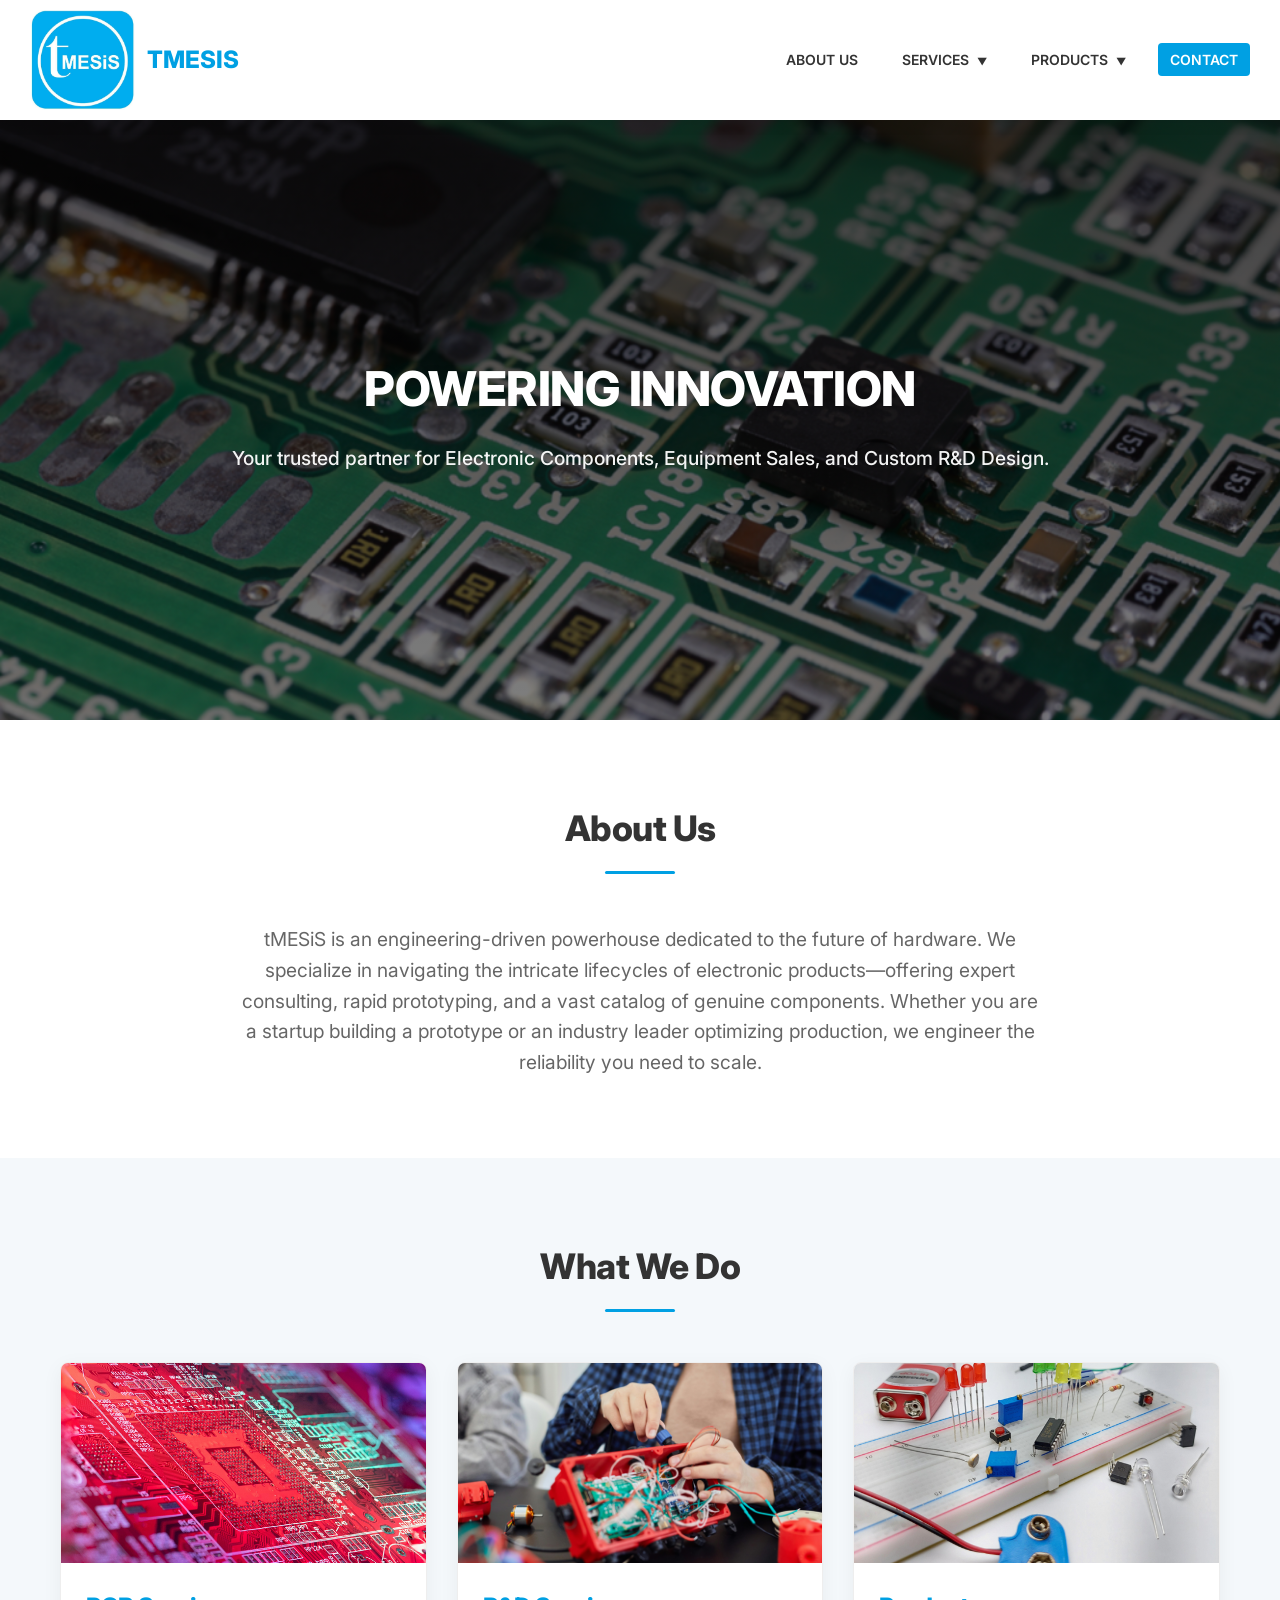
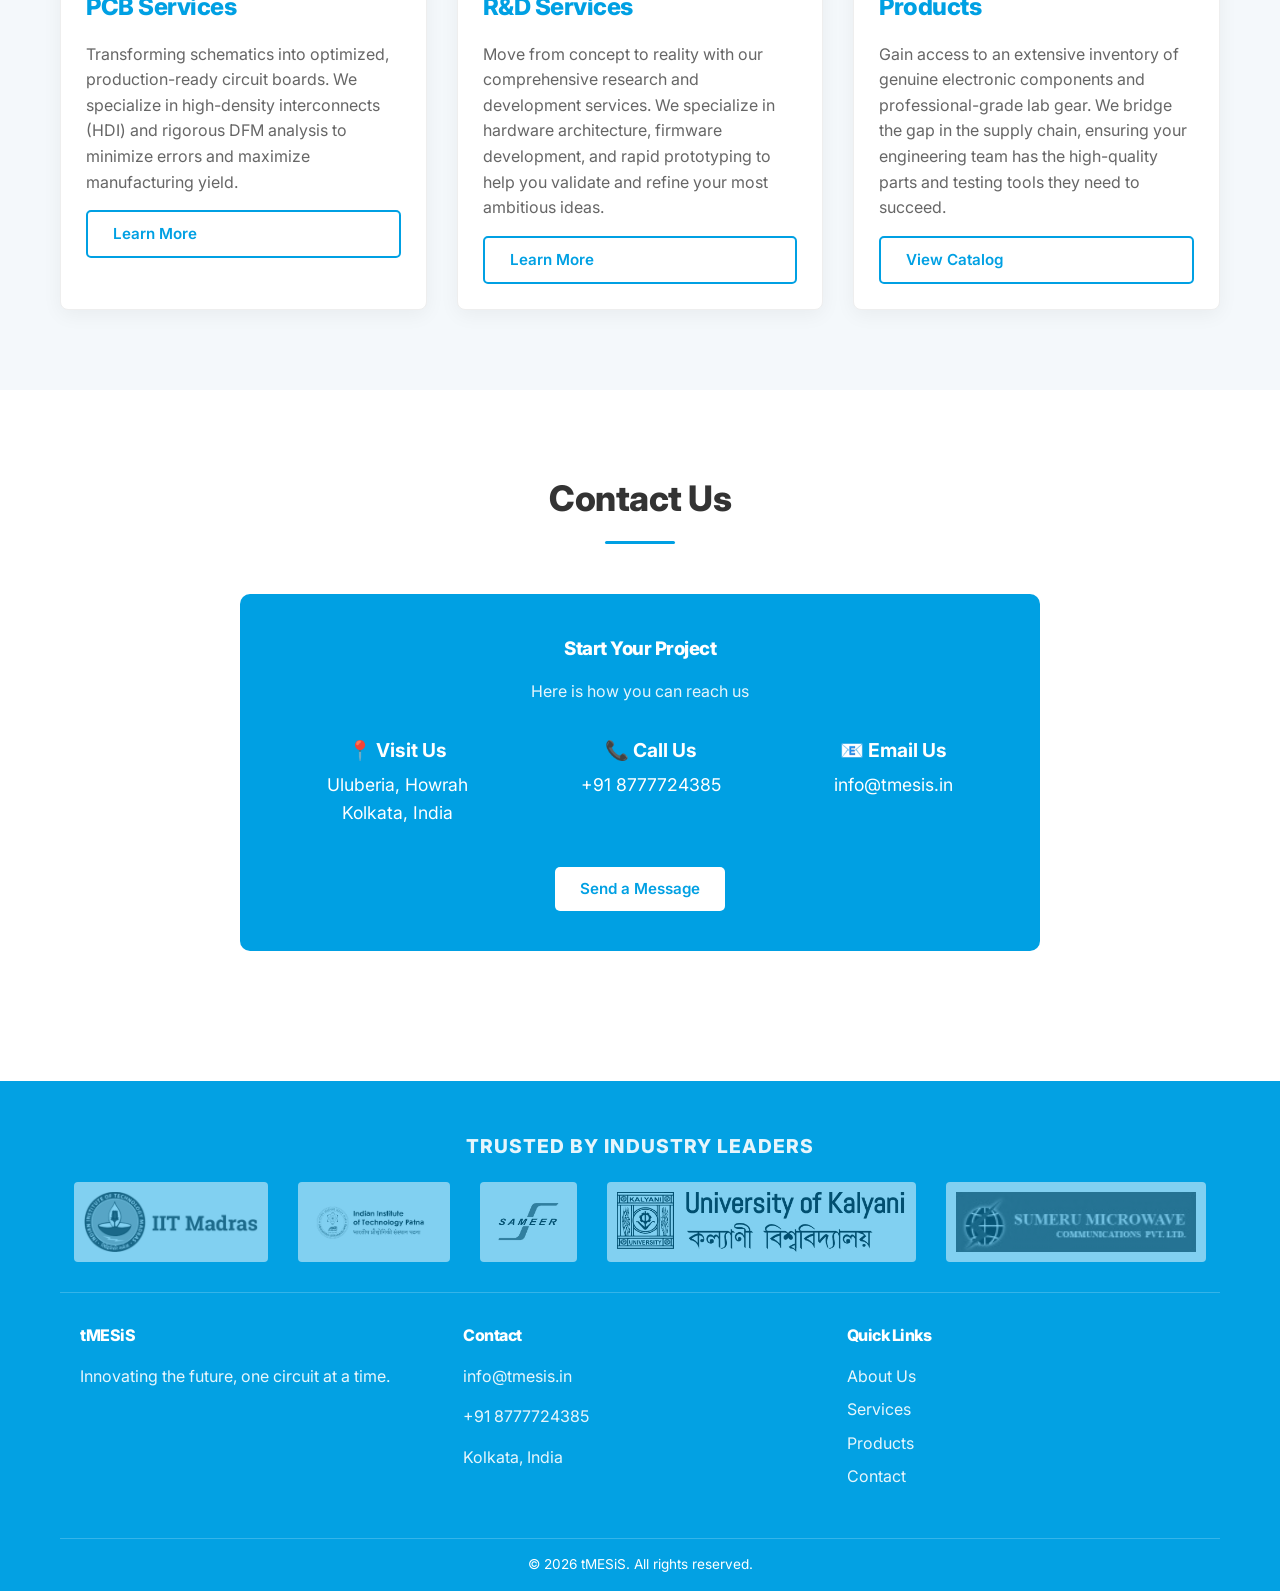
<file: index.html>
<!DOCTYPE html>
<html lang="en">
<head>
    <meta charset="UTF-8">
    <meta name="viewport" content="width=device-width, initial-scale=1.0">
    <title>tMESiS | Innovation in Circuits</title>
    <link rel="stylesheet" href="style.css">
</head>
<body>

    <header>
        <div class="nav-container">
            <a href="index.html" class="brand-wrapper">
                <img src="logo.png" alt="tMESiS Logo" class="logo-img">
                <div class="brand-name">tMESiS</div>
            </a>
            <input type="checkbox" id="nav-toggle" class="nav-toggle">
            <label for="nav-toggle" class="hamburger"><div></div><div></div><div></div></label>
            <nav>
                <ul>
                    <li><a href="about.html">About Us</a></li>
                    
                    <li class="dropdown"><a href="services.html">Services</a>
                        <ul class="dropdown-menu">
                            <li><a href="service-pcb.html">PCB Services</a></li>
                            <li><a href="service-rnd.html">R&D Services</a></li>
                            <li><a href="service-consulting.html">Consulting</a></li>
                        </ul>
                    </li>
                    <li class="dropdown"><a href="products.html">Products</a>
                        <ul class="dropdown-menu">
                            <li><a href="product-components.html">Components</a></li>
                            <li><a href="product-equipment.html">Equipment</a></li>
                            <li><a href="product-modules.html">Modules</a></li>
                        </ul>
                    </li>
                    <li><a href="contact.html" class="nav-btn-contact">Contact</a></li>
                </ul>
            </nav>
        </div>
    </header>

    <section class="hero">
        <div class="hero-content">
            <h1>POWERING <span class="highlight">INNOVATION</span></h1>
            <p>Your trusted partner for Electronic Components, Equipment Sales, and Custom R&D Design.</p>
        </div>
    </section>

    <section id="about" class="section-pad">
        <div class="container">
            <div class="section-title">
                <h2>About Us</h2>
                <div class="divider"></div>
            </div>
            <p style="text-align: center; max-width: 800px; margin: 0 auto; font-size: 1.2rem;">
                tMESiS is an engineering-driven powerhouse dedicated to the future of hardware.
				We specialize in navigating the intricate lifecycles of electronic products—offering expert consulting, rapid prototyping, and a vast catalog of genuine components.
				Whether you are a startup building a prototype or an industry leader optimizing production, we engineer the reliability you need to scale.
            </p>
        </div>
    </section>

    <section class="section-pad bg-gray">
        <div class="container">
            <div class="section-title">
                <h2>What We Do</h2>
                <div class="divider"></div>
            </div>
            <div class="grid-3">
                <div class="card">
                    <img src="PCB.png" alt="PCB Design" class="card-img-top">
                    <div class="card-body">
                        <h3>PCB Services</h3>
                        <p>Transforming schematics into optimized, production-ready circuit boards.
						We specialize in high-density interconnects (HDI) and rigorous DFM analysis to minimize errors and maximize manufacturing yield.</p>
                        <a href="services.html" class="btn btn-outline">Learn More</a>
                    </div>
                </div>
                <div class="card">
                    <img src="R&D.png" alt="R&D" class="card-img-top">
                    <div class="card-body">
                        <h3>R&D Services</h3>
                        <p>Move from concept to reality with our comprehensive research and development services.
						We specialize in hardware architecture, firmware development, and rapid prototyping to help you validate and refine your most ambitious ideas.</p>
                        <a href="services.html" class="btn btn-outline">Learn More</a>
                    </div>
                </div>
                <div class="card">
                    <img src="Components.png" alt="Components" class="card-img-top">
                    <div class="card-body">
                        <h3>Products</h3>
                        <p>Gain access to an extensive inventory of genuine electronic components and professional-grade lab gear.
						We bridge the gap in the supply chain, ensuring your engineering team has the high-quality parts and testing tools they need to succeed.</p>
                        <a href="products.html" class="btn btn-outline">View Catalog</a>
                    </div>
                </div>
            </div>
        </div>
    </section>

    <section id="contact" class="section-pad">
        <div class="container">
            <div class="section-title">
                <h2>Contact Us</h2>
                <div class="divider"></div>
            </div>
            <div class="home-contact-box">
                <h3 style="color: white;">Start Your Project</h3>
                <p style="color: white; opacity: 0.9;">Here is how you can reach us</p>
                <div class="home-contact-details">
                    <div class="home-contact-item"><strong>📍 Visit Us</strong>Uluberia, Howrah<br>Kolkata, India</div>
                    <div class="home-contact-item"><strong>📞 Call Us</strong>+91 8777724385</div>
                    <div class="home-contact-item"><strong>📧 Email Us</strong>info@tmesis.in</div>
                </div>
                <a href="contact.html" class="btn" style="background: white; color: var(--primary-bright); border: none; margin-top: 10px;">Send a Message</a>
            </div>
        </div>
    </section>

    <footer>
        <div class="container">
            <div class="client-section">
                <h4>Trusted By Industry Leaders</h4>
                <div class="client-logos">
                    <img src="Client1.png" alt="Client" class="client-logo-img">
                    <img src="Client2.png" alt="Client" class="client-logo-img">
                    <img src="Client3.png" alt="Client" class="client-logo-img">
                    <img src="Client4.png" alt="Client" class="client-logo-img">
					<img src="Client5.png" alt="Client" class="client-logo-img">
                </div>
            </div>
            <div class="footer-content">
                <div class="footer-col">
                    <h4>tMESiS</h4>
                    <p>Innovating the future, one circuit at a time.</p>
                </div>
                <div class="footer-col">
                    <h4>Contact</h4>
                    <p>info@tmesis.in</p>
                    <p>+91 8777724385</p>
                    <p>Kolkata, India</p>
                </div>
                <div class="footer-links footer-col">
                    <h4>Quick Links</h4>
                    <ul>
                        <li><a href="about.html">About Us</a></li>
                        <li><a href="services.html">Services</a></li>
                        <li><a href="products.html">Products</a></li>
                        <li><a href="contact.html">Contact</a></li>
                    </ul>
                </div>
            </div>
            <div class="copyright">
                &copy; 2026 tMESiS. All rights reserved.
            </div>
        </div>
    </footer>
		<script>
			// This resets the checkbox whenever the page is loaded or navigated back to
			window.addEventListener('pageshow', function(event) {
			const navToggle = document.getElementById('nav-toggle');
			if (navToggle) {
					navToggle.checked = false;
				}
			}
		);
		</script>

</body>
</html>
</file>
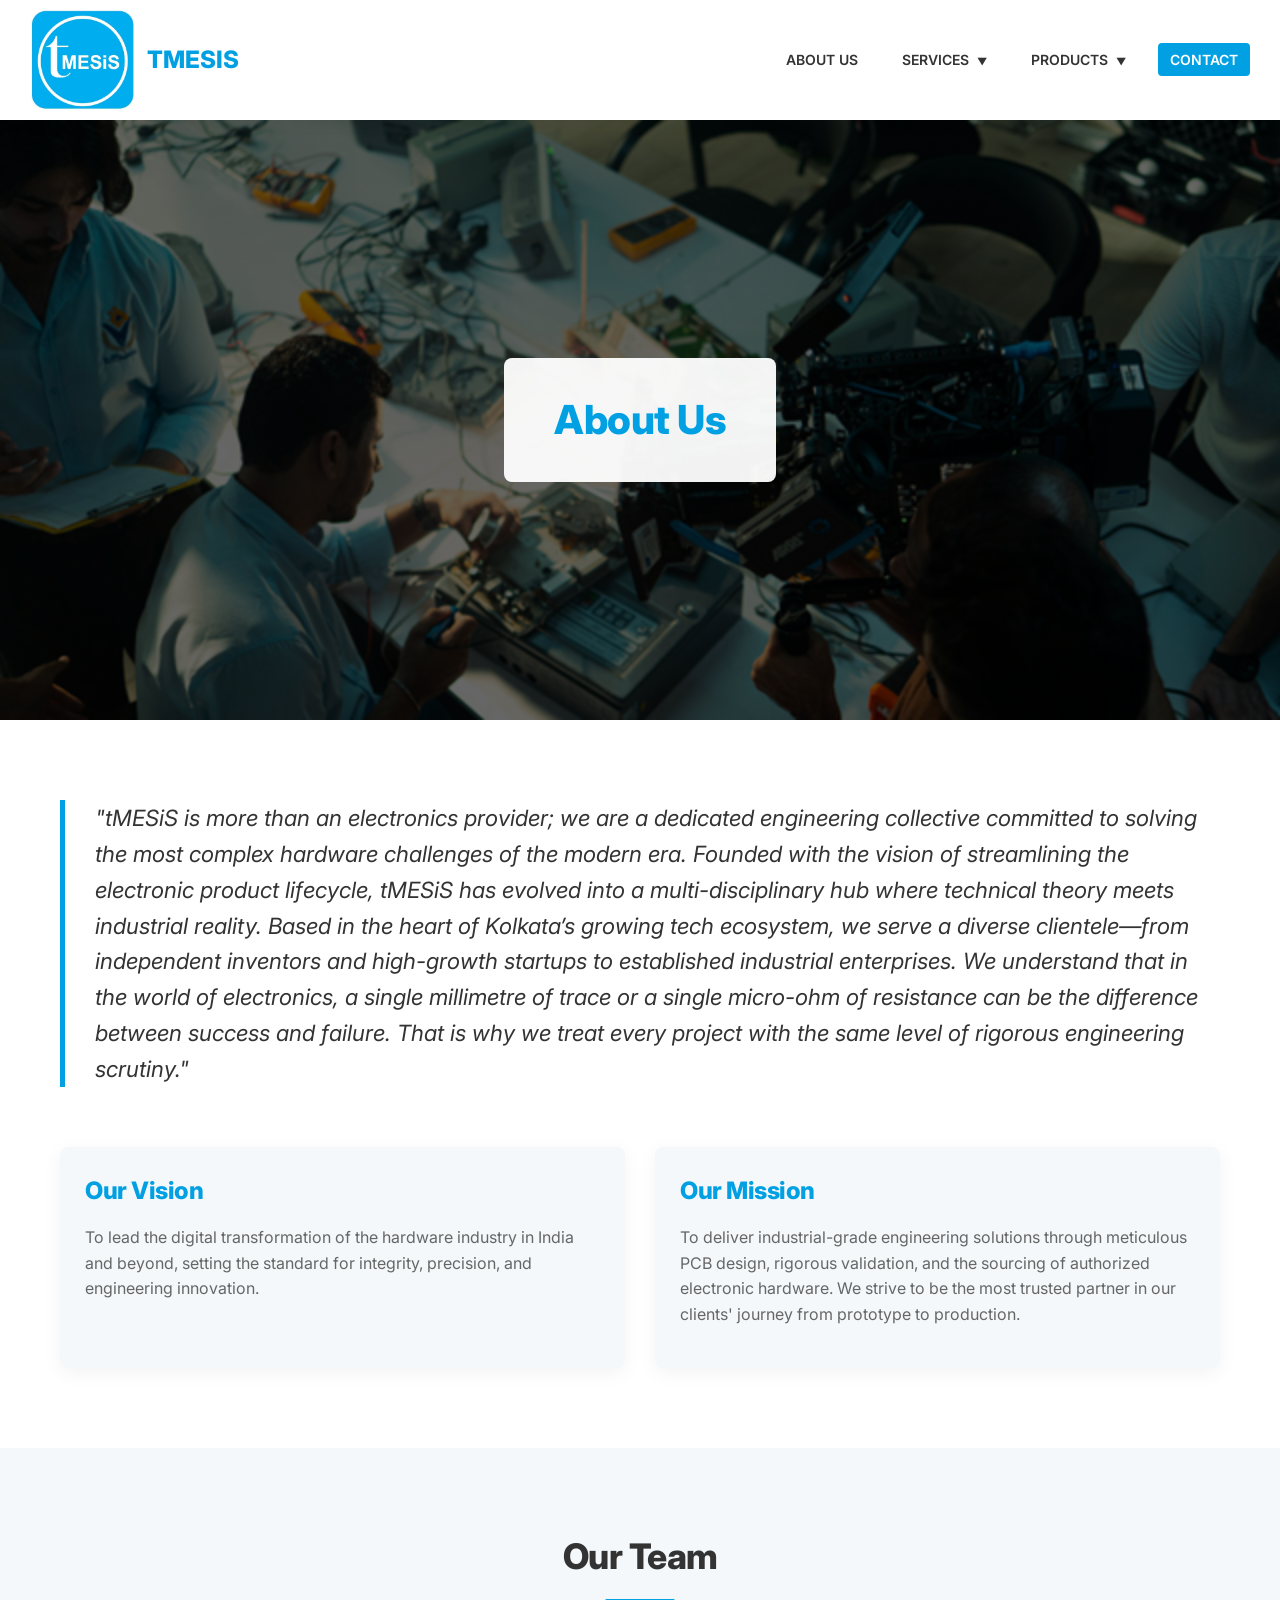
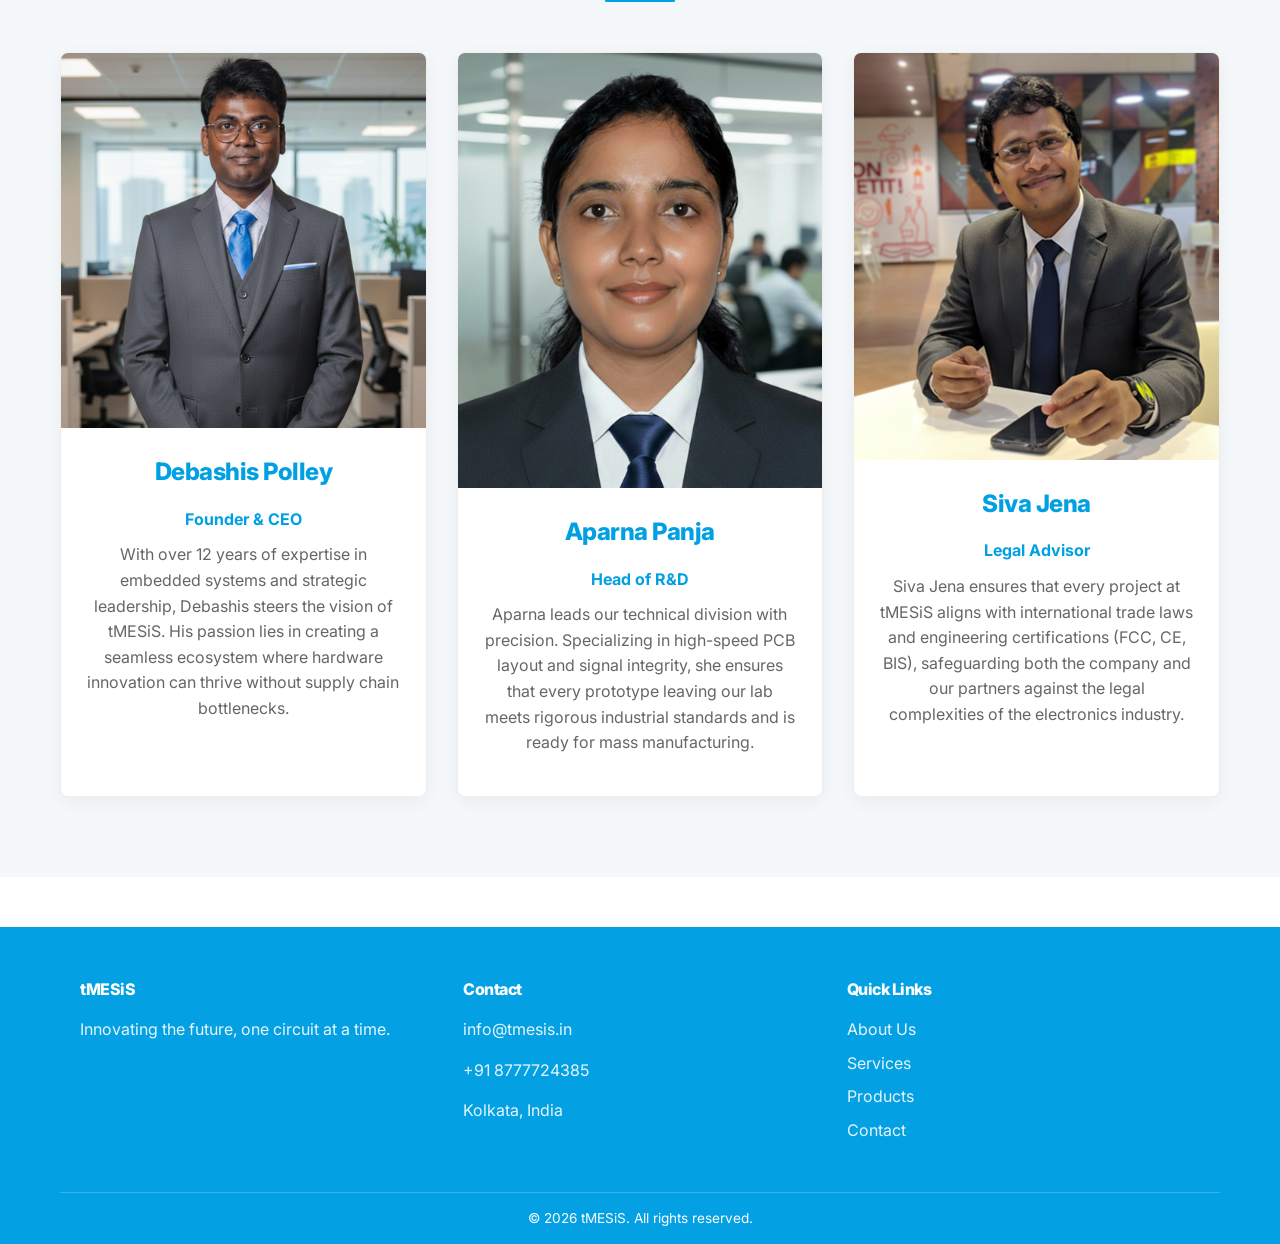
<file: about.html>
<!DOCTYPE html>
<html lang="en">
<head>
    <meta charset="UTF-8">
    <meta name="viewport" content="width=device-width, initial-scale=1.0">
    <title>About Us | tMESiS</title>
    <link rel="stylesheet" href="style.css">
</head>
<body>
    <header>
        <div class="nav-container">
            <a href="index.html" class="brand-wrapper">
                <img src="logo.png" alt="tMESiS Logo" class="logo-img">
                <div class="brand-name">tMESiS</div>
            </a>
            <input type="checkbox" id="nav-toggle" class="nav-toggle">
            <label for="nav-toggle" class="hamburger"><div></div><div></div><div></div></label>
            <nav>
                <ul>
                    <li><a href="about.html">About Us</a></li>
                    
                    <li class="dropdown"><a href="services.html">Services</a>
                        <ul class="dropdown-menu">
                            <li><a href="service-pcb.html">PCB Services</a></li>
                            <li><a href="service-rnd.html">R&D Services</a></li>
                            <li><a href="service-consulting.html">Consulting</a></li>
                        </ul>
                    </li>
                    <li class="dropdown"><a href="products.html">Products</a>
                        <ul class="dropdown-menu">
                            <li><a href="product-components.html">Components</a></li>
                            <li><a href="product-equipment.html">Equipment</a></li>
                            <li><a href="product-modules.html">Modules</a></li>
                        </ul>
                    </li>
                    <li><a href="contact.html" class="nav-btn-contact">Contact</a></li>
                </ul>
            </nav>
        </div>
    </header>

    <section class="page-hero" style="background-image: url('About.png');">
        <div class="glass-box"><h1>About Us</h1></div>
    </section>

    <section class="section-pad">
        <div class="container">
            <div style="border-left: 5px solid var(--primary-bright); padding-left: 30px; margin-bottom: 60px;">
                <p style="font-size: 1.4rem; font-style: italic; color: #333;">
                    "tMESiS is more than an electronics provider; we are a dedicated engineering collective committed to solving the most complex hardware challenges of the modern era.
					Founded with the vision of streamlining the electronic product lifecycle, tMESiS has evolved into a multi-disciplinary hub where technical theory meets industrial reality.
					Based in the heart of Kolkata’s growing tech ecosystem, we serve a diverse clientele—from independent inventors and high-growth startups to established industrial enterprises.
					We understand that in the world of electronics, a single millimetre of trace or a single micro-ohm of resistance can be the difference between success and failure.
					That is why we treat every project with the same level of rigorous engineering scrutiny."
                </p>
            </div>
            <div class="grid-3">
                <div class="card" style="background: var(--light-gray); border: none;">
                    <div class="card-body"><h3>Our Vision</h3><p>To lead the digital transformation of the hardware industry in India and beyond, setting the standard for integrity, precision, and engineering innovation.</p></div>
                </div>
                <div class="card" style="background: var(--light-gray); border: none;">
                    <div class="card-body"><h3>Our Mission</h3><p>To deliver industrial-grade engineering solutions through meticulous PCB design, rigorous validation, and the sourcing of authorized electronic hardware.
					We strive to be the most trusted partner in our clients' journey from prototype to production.</p></div>
                </div>
            </div>
        </div>
    </section>

    <section class="section-pad bg-gray">
        <div class="container">
            <div class="section-title"><h2>Our Team</h2><div class="divider"></div></div>
            <div class="grid-3">
                <div class="card">
                    <img src="Debashis.png" alt="Debashis" class="team-img">
                    <div class="card-body" style="text-align: center;">
                        <h3>Debashis Polley</h3>
                        <p style="font-weight: bold; color: var(--primary-bright); margin-bottom: 10px;">Founder & CEO</p>
                        <p>With over 12 years of expertise in embedded systems and strategic leadership, Debashis steers the vision of tMESiS. His passion lies in creating a seamless ecosystem where hardware innovation can thrive without supply chain bottlenecks.</p>
                    </div>
                </div>
                <div class="card">
                    <img src="Aparna.png" alt="Aparna" class="team-img">
                    <div class="card-body" style="text-align: center;">
                        <h3>Aparna Panja</h3>
                        <p style="font-weight: bold; color: var(--primary-bright); margin-bottom: 10px;">Head of R&D</p>
                        <p>Aparna leads our technical division with precision. Specializing in high-speed PCB layout and signal integrity, she ensures that every prototype leaving our lab meets rigorous industrial standards and is ready for mass manufacturing.</p>
                    </div>
                </div>
                <div class="card">
                    <img src="Siva.png" alt="Siva" class="team-img">
                    <div class="card-body" style="text-align: center;">
                        <h3>Siva Jena</h3>
                        <p style="font-weight: bold; color: var(--primary-bright); margin-bottom: 10px;">Legal Advisor</p>
                        <p>Siva Jena ensures that every project at tMESiS aligns with international trade laws and engineering certifications (FCC, CE, BIS), safeguarding both the company and our partners against the legal complexities of the electronics industry.</p>
                    </div>
                </div>
            </div>
        </div>
    </section>

    <footer>
        <div class="container">
            <div class="footer-content">
                <div class="footer-col"><h4>tMESiS</h4><p>Innovating the future, one circuit at a time.</p></div>
                <div class="footer-col"><h4>Contact</h4><p>info@tmesis.in</p><p>+91 8777724385</p><p>Kolkata, India</p></div>
                <div class="footer-links footer-col">
                    <h4>Quick Links</h4>
                    <ul>
                        <li><a href="about.html">About Us</a></li>
                        <li><a href="services.html">Services</a></li>
                        <li><a href="products.html">Products</a></li>
                        <li><a href="contact.html">Contact</a></li>
                    </ul>
                </div>
            </div>
            <div class="copyright">&copy; 2026 tMESiS. All rights reserved.</div>
        </div>
    </footer>
		<script>
			// This resets the checkbox whenever the page is loaded or navigated back to
			window.addEventListener('pageshow', function(event) {
			const navToggle = document.getElementById('nav-toggle');
			if (navToggle) {
					navToggle.checked = false;
				}
			}
		);
		</script>
</body>
</html>
</file>
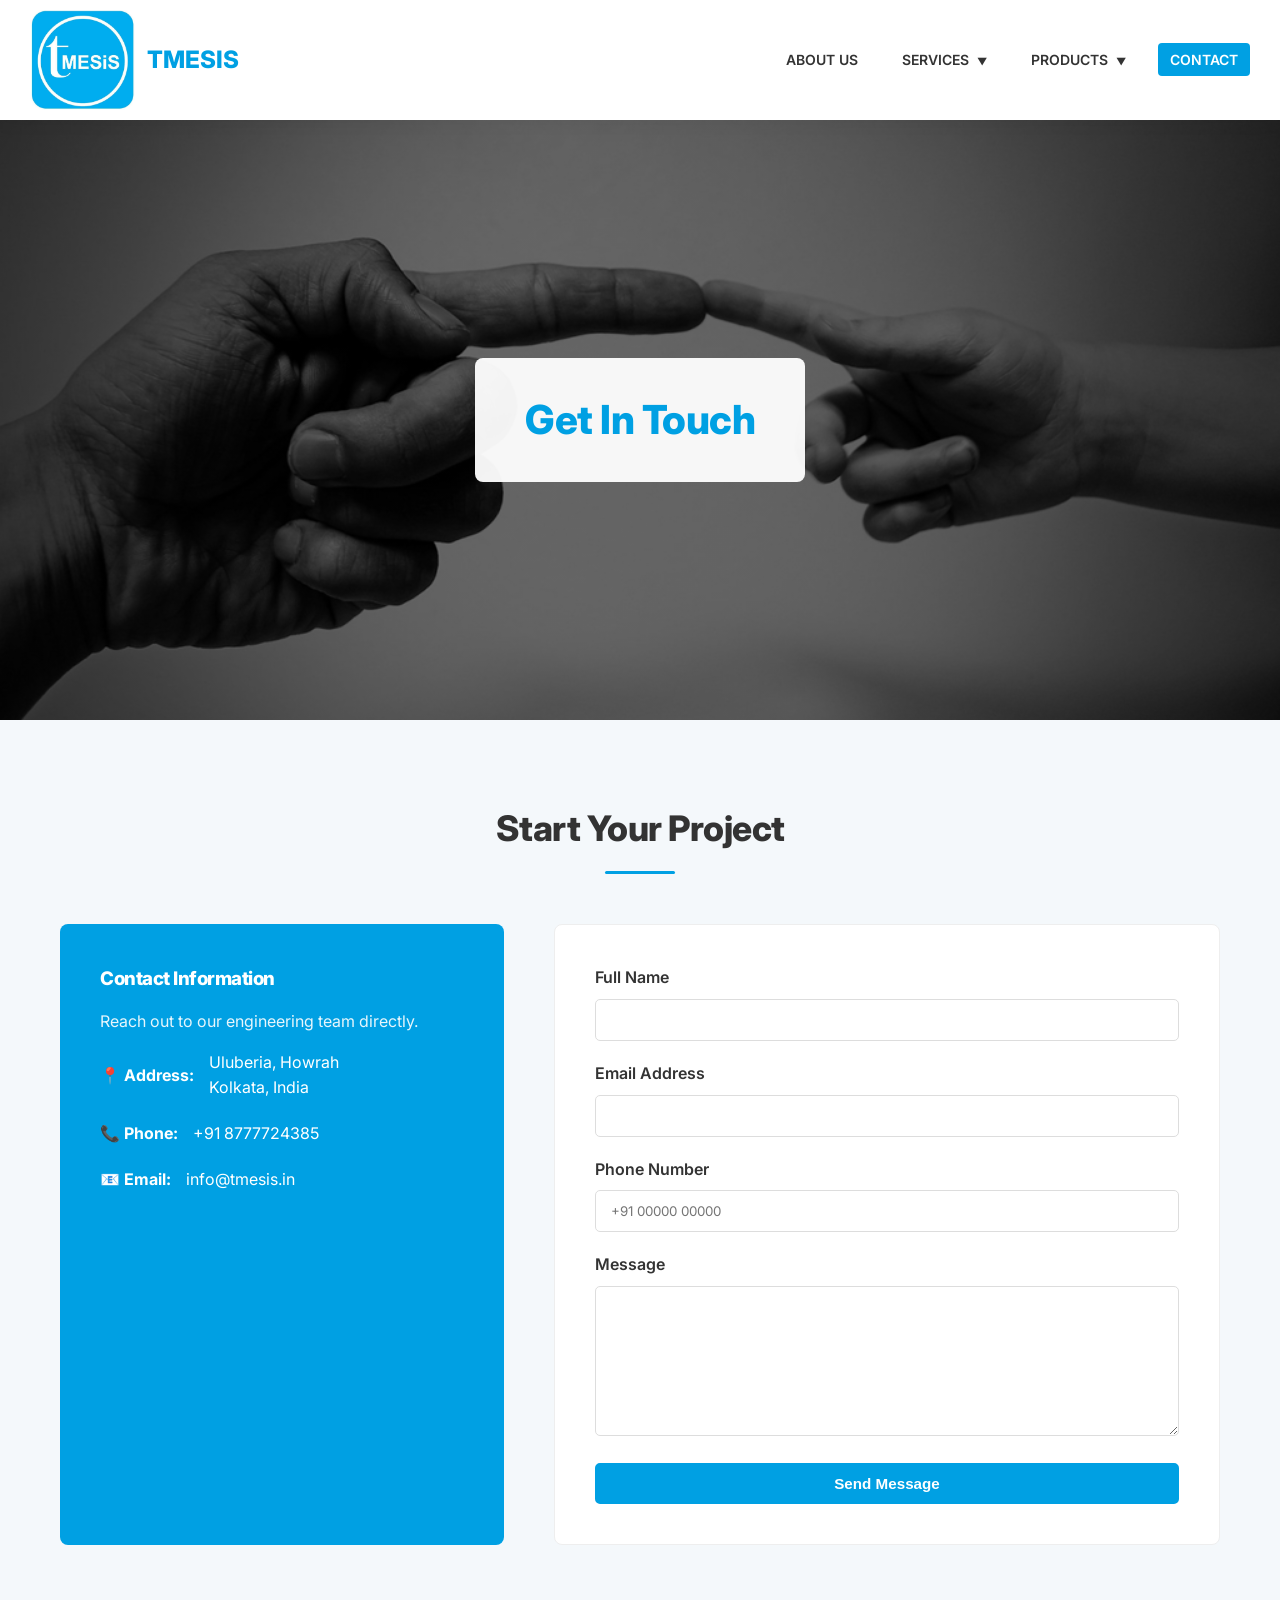
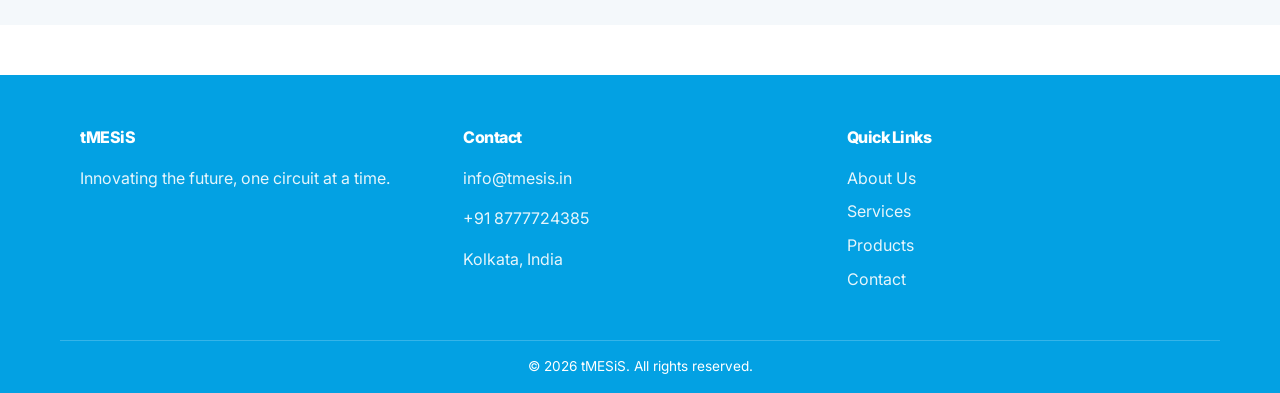
<file: contact.html>
<!DOCTYPE html>
<html lang="en">
<head>
    <meta charset="UTF-8">
    <meta name="viewport" content="width=device-width, initial-scale=1.0">
    <title>Contact Us | tMESiS</title>
    <link rel="stylesheet" href="style.css">
</head>
<body>

    <header>
        <div class="nav-container">
            <a href="index.html" class="brand-wrapper">
                <img src="logo.png" alt="tMESiS Logo" class="logo-img">
                <div class="brand-name">tMESiS</div>
            </a>
            <input type="checkbox" id="nav-toggle" class="nav-toggle">
            <label for="nav-toggle" class="hamburger"><div></div><div></div><div></div></label>
            <nav>
                <ul>
                    <li><a href="about.html">About Us</a></li>
                    
                    <li class="dropdown"><a href="services.html">Services</a>
                        <ul class="dropdown-menu">
                            <li><a href="service-pcb.html">PCB Services</a></li>
                            <li><a href="service-rnd.html">R&D Services</a></li>
                            <li><a href="service-consulting.html">Consulting</a></li>
                        </ul>
                    </li>
                    <li class="dropdown"><a href="products.html">Products</a>
                        <ul class="dropdown-menu">
                            <li><a href="product-components.html">Components</a></li>
                            <li><a href="product-equipment.html">Equipment</a></li>
                            <li><a href="product-modules.html">Modules</a></li>
                        </ul>
                    </li>
                    <li><a href="contact.html" class="nav-btn-contact">Contact</a></li>
                </ul>
            </nav>
        </div>
    </header>

    <section class="page-hero" style="background-image: url('Contact.png');">
        <div class="glass-box"><h1>Get In Touch</h1></div>
    </section>

    <section class="section-pad bg-gray">
        <div class="container">
            <div class="section-title">
                <h2>Start Your Project</h2>
                <div class="divider"></div>
            </div>
            <div class="contact-grid">
                <div class="contact-info-box">
                    <h3>Contact Information</h3>
                    <p>Reach out to our engineering team directly.</p>
                    <div class="contact-info-item"><strong>📍 Address:</strong><span>Uluberia, Howrah<br>Kolkata, India</span></div>
                    <div class="contact-info-item"><strong>📞 Phone:</strong><span>+91 8777724385</span></div>
                    <div class="contact-info-item"><strong>📧 Email:</strong><span>info@tmesis.in</span></div>
                </div>
                <div class="contact-form">
                    <form action="#" method="POST">
                        <div class="form-group"><label>Full Name</label><input type="text" class="form-input" required></div>
                        <div class="form-group"><label>Email Address</label><input type="email" class="form-input" required></div>
                        <div class="form-group"><label>Phone Number</label><input type="tel" class="form-input" placeholder="+91 00000 00000"></div>
                        <div class="form-group"><label>Message</label><textarea class="form-textarea" required></textarea></div>
                        <button type="submit" class="btn btn-primary" style="width: 100%;">Send Message</button>
                    </form>
                </div>
            </div>
        </div>
    </section>

    <footer>
        <div class="container">
            <div class="footer-content">
                <div class="footer-col"><h4>tMESiS</h4><p>Innovating the future, one circuit at a time.</p></div>
                <div class="footer-col"><h4>Contact</h4><p>info@tmesis.in</p><p>+91 8777724385</p><p>Kolkata, India</p></div>
                <div class="footer-links footer-col">
                    <h4>Quick Links</h4>
                    <ul>
                        <li><a href="about.html">About Us</a></li>
                        <li><a href="services.html">Services</a></li>
                        <li><a href="products.html">Products</a></li>
                        <li><a href="contact.html">Contact</a></li>
                    </ul>
                </div>
            </div>
            <div class="copyright">&copy; 2026 tMESiS. All rights reserved.</div>
        </div>
    </footer>
		<script>
			// This resets the checkbox whenever the page is loaded or navigated back to
			window.addEventListener('pageshow', function(event) {
			const navToggle = document.getElementById('nav-toggle');
			if (navToggle) {
					navToggle.checked = false;
				}
			}
		);
		</script>
</body>
</html>
</file>
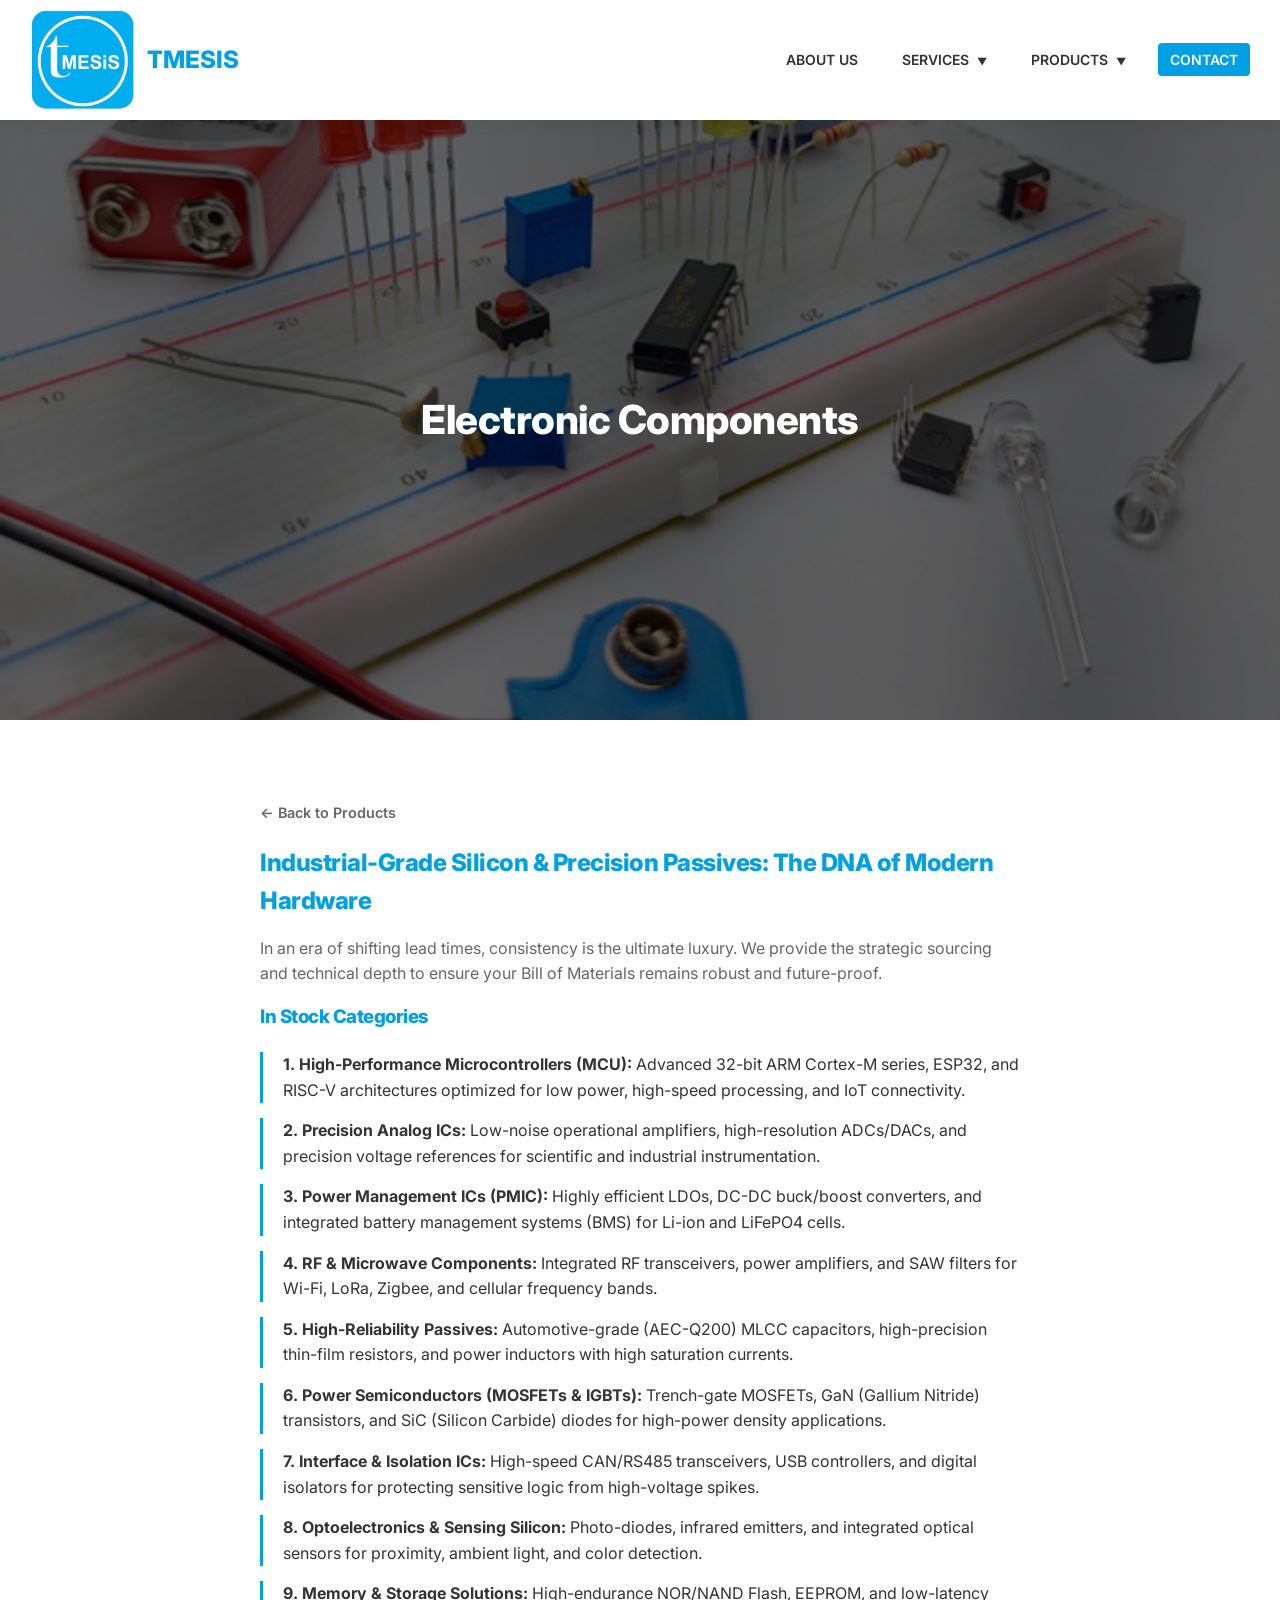
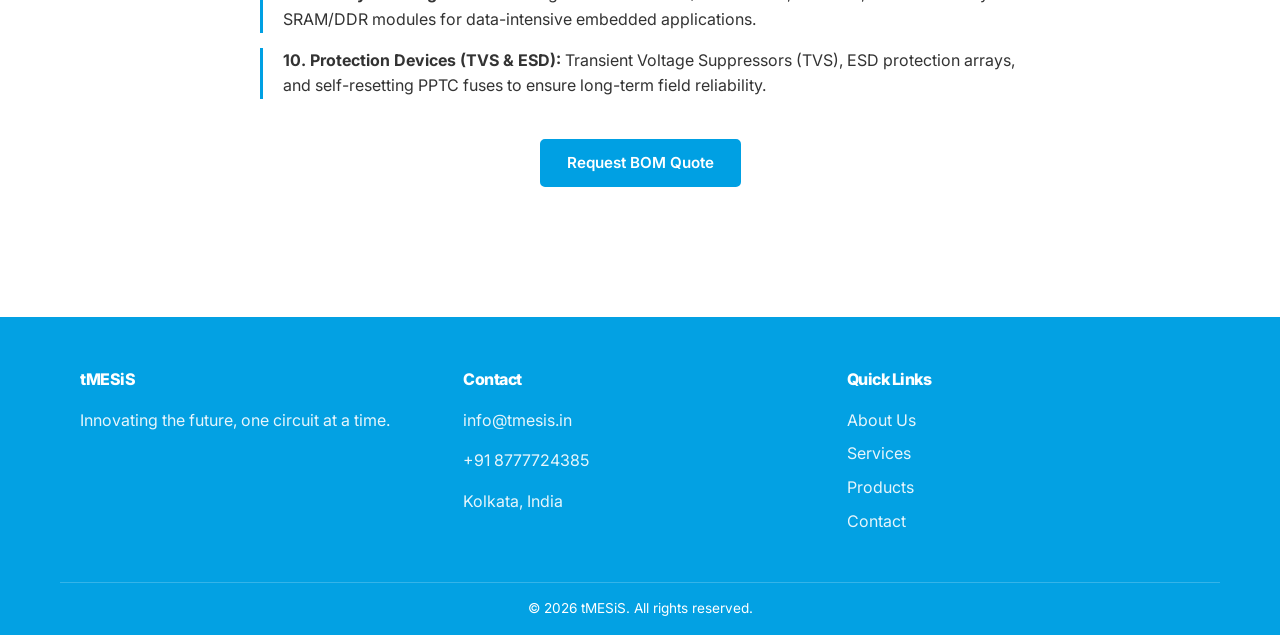
<file: product-components.html>
<!DOCTYPE html>
<html lang="en">
<head>
    <meta charset="UTF-8">
    <meta name="viewport" content="width=device-width, initial-scale=1.0">
    <title>Components | tMESiS</title>
    <link rel="stylesheet" href="style.css">
</head>
<body>
    <header>
        <div class="nav-container">
            <a href="index.html" class="brand-wrapper">
                <img src="logo.png" alt="tMESiS Logo" class="logo-img">
                <div class="brand-name">tMESiS</div>
            </a>
            <input type="checkbox" id="nav-toggle" class="nav-toggle">
            <label for="nav-toggle" class="hamburger"><div></div><div></div><div></div></label>
            <nav>
                <ul>
                    <li><a href="about.html">About Us</a></li>
                    <li class="dropdown"><a href="services.html">Services</a>
                        <ul class="dropdown-menu">
                            <li><a href="service-pcb.html">PCB Services</a></li>
                            <li><a href="service-rnd.html">R&D Services</a></li>
                            <li><a href="service-consulting.html">Consulting</a></li>
                        </ul>
                    </li>
                    <li class="dropdown"><a href="products.html">Products</a>
                        <ul class="dropdown-menu">
                            <li><a href="product-components.html">Components</a></li>
                            <li><a href="product-equipment.html">Equipment</a></li>
                            <li><a href="product-modules.html">Modules</a></li>
                        </ul>
                    </li>
                    <li><a href="contact.html" class="nav-btn-contact">Contact</a></li>
                </ul>
            </nav>
        </div>
    </header>

    <section class="page-hero" style="background-image: url('Components.png');">
        <div class="page-hero-content"><h1>Electronic Components</h1></div>
    </section>

    <section class="section-pad">
        <div class="container detail-content">
            <a href="products.html" class="back-link">← Back to Products</a>
            <h2>Industrial-Grade Silicon & Precision Passives: The DNA of Modern Hardware</h2>
            <p>In an era of shifting lead times, consistency is the ultimate luxury. We provide the strategic sourcing and technical depth to ensure your Bill of Materials remains robust and future-proof.</p>
            <h3>In Stock Categories</h3>
            <ul class="detail-list">
                <li><strong>1. High-Performance Microcontrollers (MCU):</strong> Advanced 32-bit ARM Cortex-M series, ESP32, and RISC-V architectures optimized for low power, high-speed processing, and IoT connectivity.</li>
                <li><strong>2. Precision Analog ICs:</strong> Low-noise operational amplifiers, high-resolution ADCs/DACs, and precision voltage references for scientific and industrial instrumentation.</li>
                <li><strong>3. Power Management ICs (PMIC):</strong> Highly efficient LDOs, DC-DC buck/boost converters, and integrated battery management systems (BMS) for Li-ion and LiFePO4 cells.</li>
                <li><strong>4. RF & Microwave Components:</strong> Integrated RF transceivers, power amplifiers, and SAW filters for Wi-Fi, LoRa, Zigbee, and cellular frequency bands.</li>
				<li><strong>5. High-Reliability Passives:</strong> Automotive-grade (AEC-Q200) MLCC capacitors, high-precision thin-film resistors, and power inductors with high saturation currents.</li>
                <li><strong>6. Power Semiconductors (MOSFETs & IGBTs):</strong> Trench-gate MOSFETs, GaN (Gallium Nitride) transistors, and SiC (Silicon Carbide) diodes for high-power density applications.</li>
                <li><strong>7. Interface & Isolation ICs:</strong> High-speed CAN/RS485 transceivers, USB controllers, and digital isolators for protecting sensitive logic from high-voltage spikes.</li>
				<li><strong>8. Optoelectronics & Sensing Silicon:</strong> Photo-diodes, infrared emitters, and integrated optical sensors for proximity, ambient light, and color detection.</li>
                <li><strong>9. Memory & Storage Solutions:</strong> High-endurance NOR/NAND Flash, EEPROM, and low-latency SRAM/DDR modules for data-intensive embedded applications.</li>
                <li><strong>10. Protection Devices (TVS & ESD):</strong> Transient Voltage Suppressors (TVS), ESD protection arrays, and self-resetting PPTC fuses to ensure long-term field reliability.</li>
            </ul>
            <div style="text-align: center; margin-top: 40px;">
                <a href="contact.html" class="btn btn-primary">Request BOM Quote</a>
            </div>
        </div>
    </section>

    <footer>
        <div class="container">
            <div class="footer-content">
                <div class="footer-col"><h4>tMESiS</h4><p>Innovating the future, one circuit at a time.</p></div>
                <div class="footer-col"><h4>Contact</h4><p>info@tmesis.in</p><p>+91 8777724385</p><p>Kolkata, India</p></div>
                <div class="footer-links footer-col">
                    <h4>Quick Links</h4>
                    <ul>
                        <li><a href="about.html">About Us</a></li>
                        <li><a href="services.html">Services</a></li>
                        <li><a href="products.html">Products</a></li>
                        <li><a href="contact.html">Contact</a></li>
                    </ul>
                </div>
            </div>
            <div class="copyright">&copy; 2026 tMESiS. All rights reserved.</div>
        </div>
    </footer>
		<script>
			// This resets the checkbox whenever the page is loaded or navigated back to
			window.addEventListener('pageshow', function(event) {
			const navToggle = document.getElementById('nav-toggle');
			if (navToggle) {
					navToggle.checked = false;
				}
			}
		);
		</script>
</body>
</html>
</file>
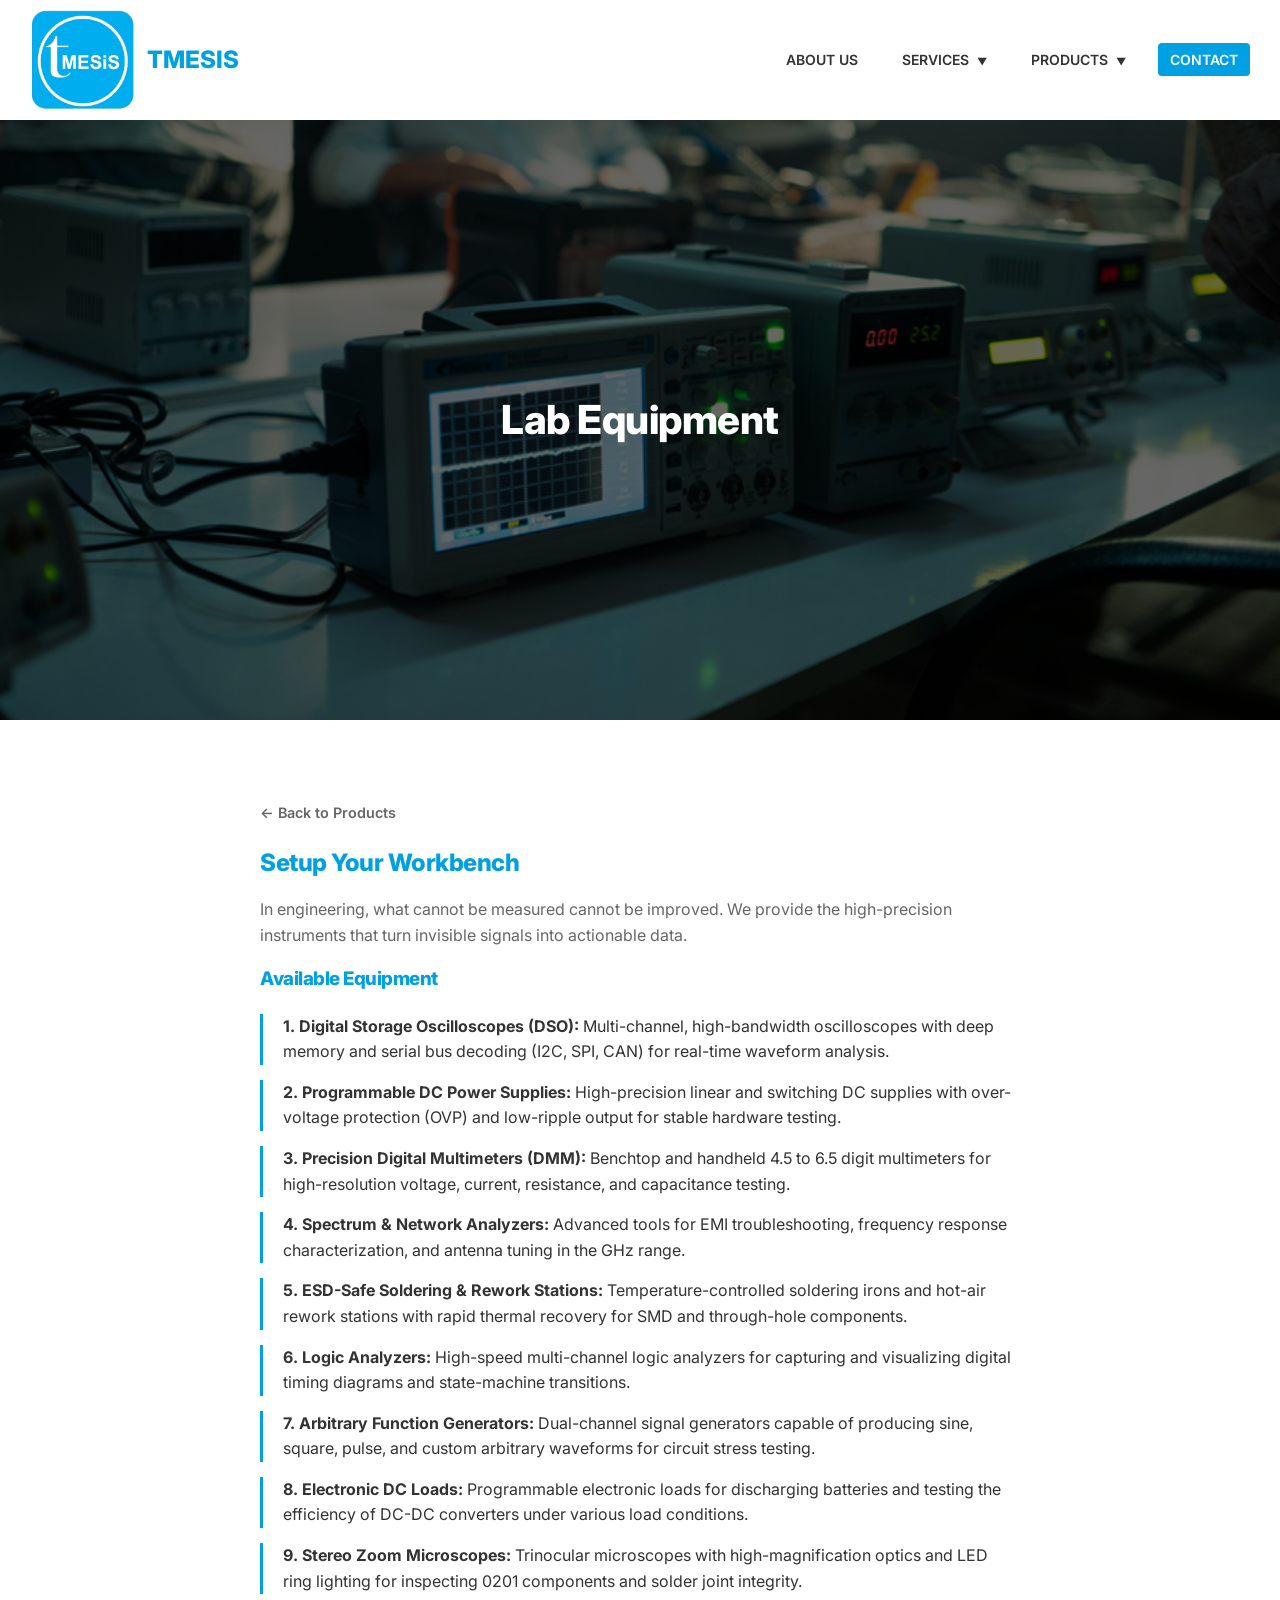
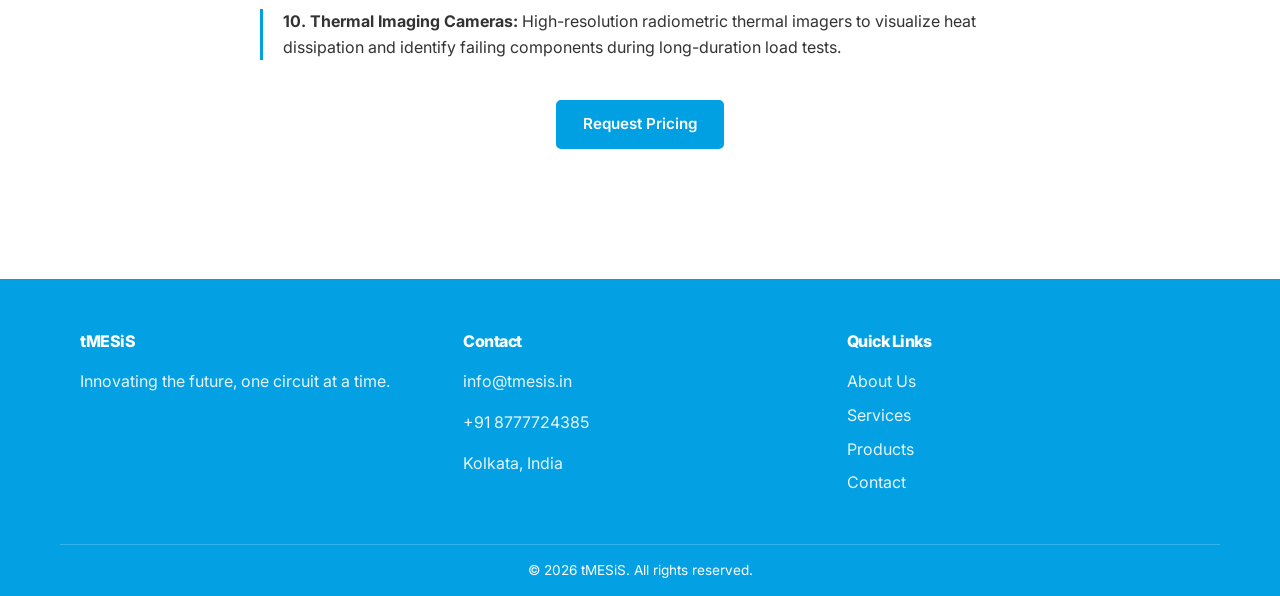
<file: product-equipment.html>
<!DOCTYPE html>
<html lang="en">
<head>
    <meta charset="UTF-8">
    <meta name="viewport" content="width=device-width, initial-scale=1.0">
    <title>Lab Equipment | tMESiS</title>
    <link rel="stylesheet" href="style.css">
</head>
<body>
    <header>
        <div class="nav-container">
            <a href="index.html" class="brand-wrapper">
                <img src="logo.png" alt="tMESiS Logo" class="logo-img">
                <div class="brand-name">tMESiS</div>
            </a>
            <input type="checkbox" id="nav-toggle" class="nav-toggle">
            <label for="nav-toggle" class="hamburger"><div></div><div></div><div></div></label>
            <nav>
                <ul>
                    <li><a href="about.html">About Us</a></li>
                    <li class="dropdown"><a href="services.html">Services</a>
                        <ul class="dropdown-menu">
                            <li><a href="service-pcb.html">PCB Services</a></li>
                            <li><a href="service-rnd.html">R&D Services</a></li>
                            <li><a href="service-consulting.html">Consulting</a></li>
                        </ul>
                    </li>
                    <li class="dropdown"><a href="products.html">Products</a>
                        <ul class="dropdown-menu">
                            <li><a href="product-components.html">Components</a></li>
                            <li><a href="product-equipment.html">Equipment</a></li>
                            <li><a href="product-modules.html">Modules</a></li>
                        </ul>
                    </li>
                    <li><a href="contact.html" class="nav-btn-contact">Contact</a></li>
                </ul>
            </nav>
        </div>
    </header>

    <section class="page-hero" style="background-image: url('Equipment.png');">
        <div class="page-hero-content"><h1>Lab Equipment</h1></div>
    </section>

    <section class="section-pad">
        <div class="container detail-content">
            <a href="products.html" class="back-link">← Back to Products</a>
            <h2>Setup Your Workbench</h2>
            <p>In engineering, what cannot be measured cannot be improved. We provide the high-precision instruments that turn invisible signals into actionable data.</p>
            <h3>Available Equipment</h3>
            <ul class="detail-list">
                <li><strong>1. Digital Storage Oscilloscopes (DSO):</strong> Multi-channel, high-bandwidth oscilloscopes with deep memory and serial bus decoding (I2C, SPI, CAN) for real-time waveform analysis.</li>
                <li><strong>2. Programmable DC Power Supplies:</strong> High-precision linear and switching DC supplies with over-voltage protection (OVP) and low-ripple output for stable hardware testing.</li>
                <li><strong>3. Precision Digital Multimeters (DMM):</strong> Benchtop and handheld 4.5 to 6.5 digit multimeters for high-resolution voltage, current, resistance, and capacitance testing.</li>
                <li><strong>4. Spectrum & Network Analyzers:</strong> Advanced tools for EMI troubleshooting, frequency response characterization, and antenna tuning in the GHz range.</li>
				<li><strong>5. ESD-Safe Soldering & Rework Stations:</strong> Temperature-controlled soldering irons and hot-air rework stations with rapid thermal recovery for SMD and through-hole components.</li>
                <li><strong>6. Logic Analyzers:</strong> High-speed multi-channel logic analyzers for capturing and visualizing digital timing diagrams and state-machine transitions.</li>
                <li><strong>7. Arbitrary Function Generators:</strong> Dual-channel signal generators capable of producing sine, square, pulse, and custom arbitrary waveforms for circuit stress testing.</li>
				<li><strong>8. Electronic DC Loads:</strong> Programmable electronic loads for discharging batteries and testing the efficiency of DC-DC converters under various load conditions.</li>
                <li><strong>9. Stereo Zoom Microscopes:</strong> Trinocular microscopes with high-magnification optics and LED ring lighting for inspecting 0201 components and solder joint integrity.</li>
                <li><strong>10. Thermal Imaging Cameras:</strong> High-resolution radiometric thermal imagers to visualize heat dissipation and identify failing components during long-duration load tests.</li>
            </ul>
            <div style="text-align: center; margin-top: 40px;">
                <a href="contact.html" class="btn btn-primary">Request Pricing</a>
            </div>
        </div>
    </section>

    <footer>
        <div class="container">
            <div class="footer-content">
                <div class="footer-col"><h4>tMESiS</h4><p>Innovating the future, one circuit at a time.</p></div>
                <div class="footer-col"><h4>Contact</h4><p>info@tmesis.in</p><p>+91 8777724385</p><p>Kolkata, India</p></div>
                <div class="footer-links footer-col">
                    <h4>Quick Links</h4>
                    <ul>
                        <li><a href="about.html">About Us</a></li>
                        <li><a href="services.html">Services</a></li>
                        <li><a href="products.html">Products</a></li>
                        <li><a href="contact.html">Contact</a></li>
                    </ul>
                </div>
            </div>
            <div class="copyright">&copy; 2026 tMESiS. All rights reserved.</div>
        </div>
    </footer>
		<script>
			// This resets the checkbox whenever the page is loaded or navigated back to
			window.addEventListener('pageshow', function(event) {
			const navToggle = document.getElementById('nav-toggle');
			if (navToggle) {
					navToggle.checked = false;
				}
			}
		);
		</script>
</body>
</html>
</file>
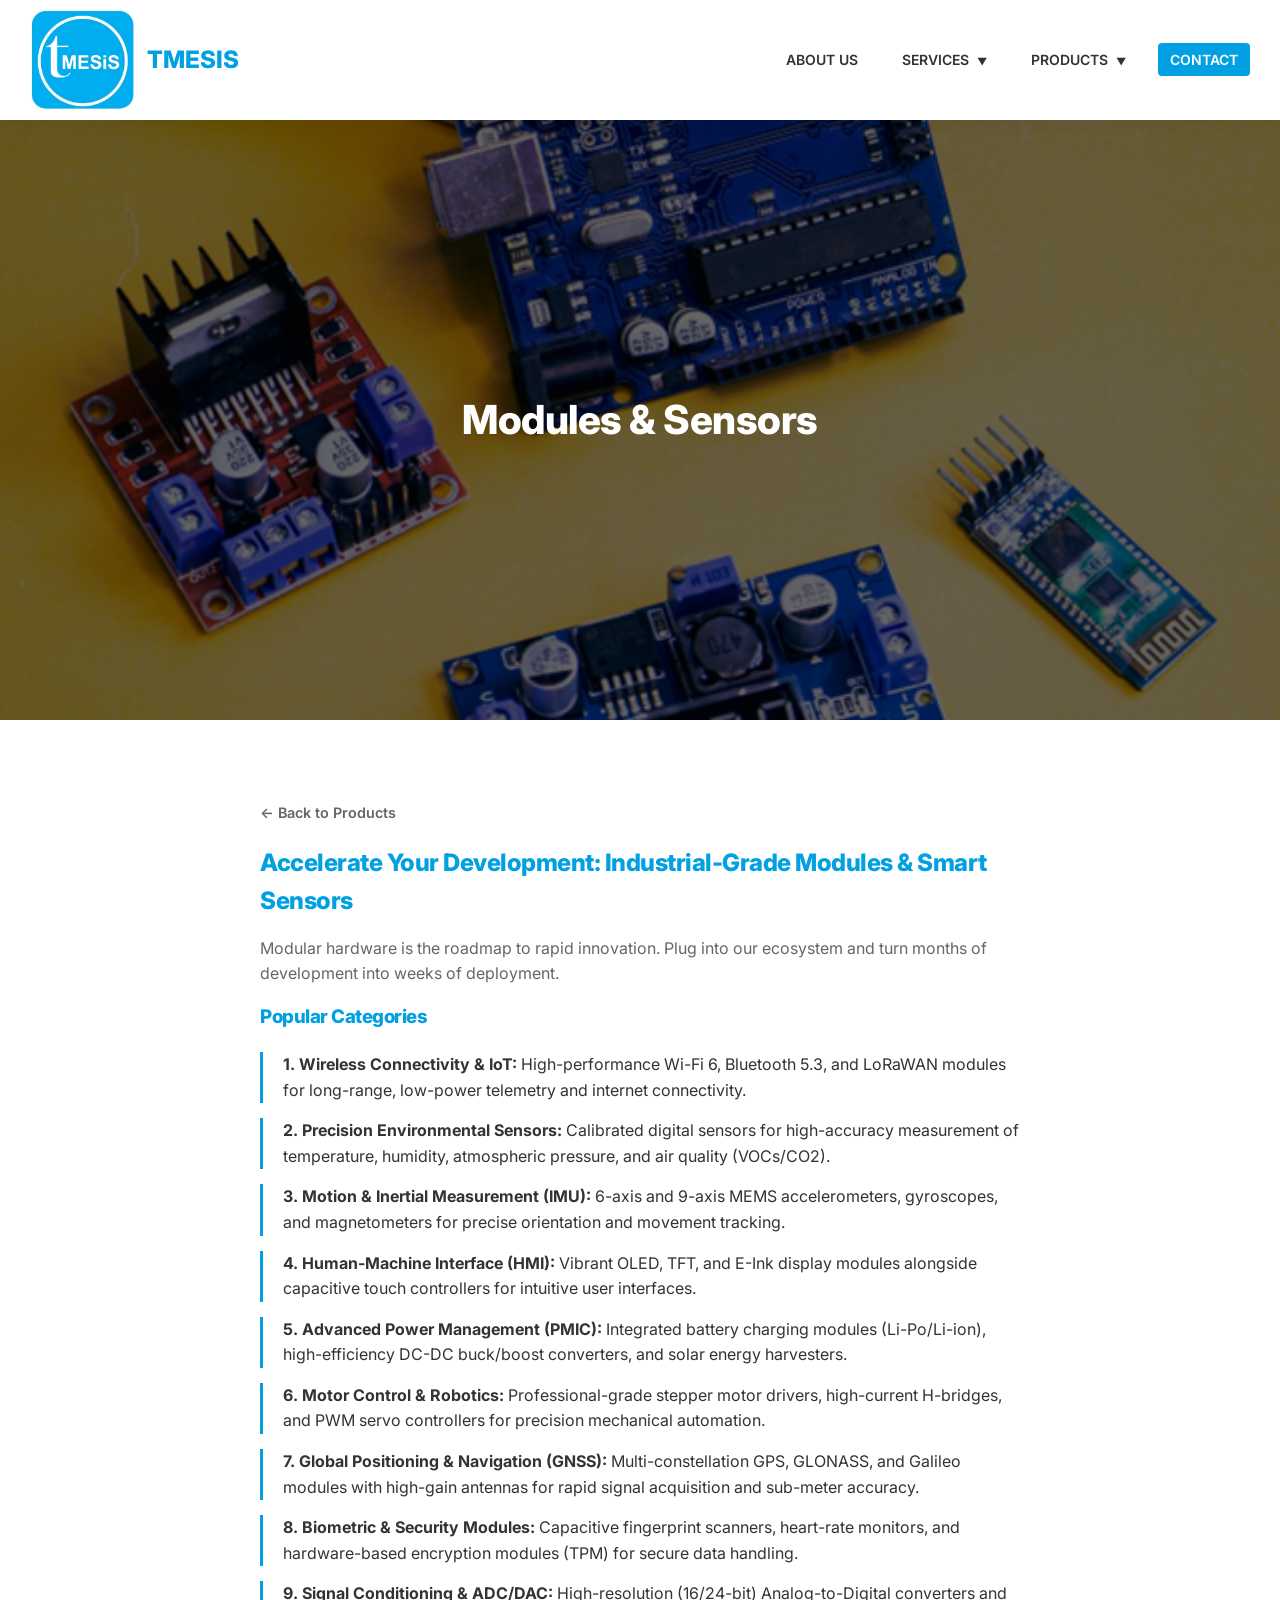
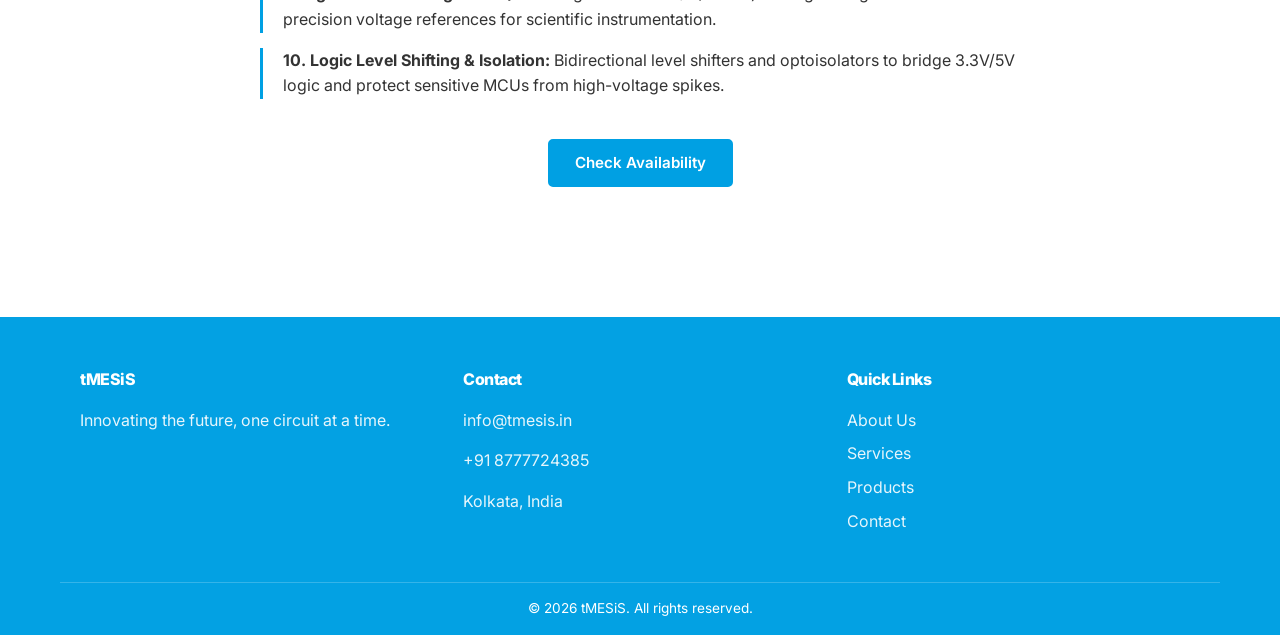
<file: product-modules.html>
<!DOCTYPE html>
<html lang="en">
<head>
    <meta charset="UTF-8">
    <meta name="viewport" content="width=device-width, initial-scale=1.0">
    <title>Modules | tMESiS</title>
    <link rel="stylesheet" href="style.css">
</head>
<body>
    <header>
        <div class="nav-container">
            <a href="index.html" class="brand-wrapper">
                <img src="logo.png" alt="tMESiS Logo" class="logo-img">
                <div class="brand-name">tMESiS</div>
            </a>
            <input type="checkbox" id="nav-toggle" class="nav-toggle">
            <label for="nav-toggle" class="hamburger"><div></div><div></div><div></div></label>
            <nav>
                <ul>
                    <li><a href="about.html">About Us</a></li>
                    <li class="dropdown"><a href="services.html">Services</a>
                        <ul class="dropdown-menu">
                            <li><a href="service-pcb.html">PCB Services</a></li>
                            <li><a href="service-rnd.html">R&D Services</a></li>
                            <li><a href="service-consulting.html">Consulting</a></li>
                        </ul>
                    </li>
                    <li class="dropdown"><a href="products.html">Products</a>
                        <ul class="dropdown-menu">
                            <li><a href="product-components.html">Components</a></li>
                            <li><a href="product-equipment.html">Equipment</a></li>
                            <li><a href="product-modules.html">Modules</a></li>
                        </ul>
                    </li>
                    <li><a href="contact.html" class="nav-btn-contact">Contact</a></li>
                </ul>
            </nav>
        </div>
    </header>

    <section class="page-hero" style="background-image: url('Modules.png');">
        <div class="page-hero-content"><h1>Modules & Sensors</h1></div>
    </section>

    <section class="section-pad">
        <div class="container detail-content">
            <a href="products.html" class="back-link">← Back to Products</a>
            <h2>Accelerate Your Development: Industrial-Grade Modules & Smart Sensors</h2>
            <p>Modular hardware is the roadmap to rapid innovation. Plug into our ecosystem and turn months of development into weeks of deployment.</p>
            <h3>Popular Categories</h3>
            <ul class="detail-list">
                <li><strong>1. Wireless Connectivity & IoT:</strong> High-performance Wi-Fi 6, Bluetooth 5.3, and LoRaWAN modules for long-range, low-power telemetry and internet connectivity.</li>
                <li><strong>2. Precision Environmental Sensors:</strong> Calibrated digital sensors for high-accuracy measurement of temperature, humidity, atmospheric pressure, and air quality (VOCs/CO2).</li>
                <li><strong>3. Motion & Inertial Measurement (IMU):</strong> 6-axis and 9-axis MEMS accelerometers, gyroscopes, and magnetometers for precise orientation and movement tracking.</li>
                <li><strong>4. Human-Machine Interface (HMI):</strong> Vibrant OLED, TFT, and E-Ink display modules alongside capacitive touch controllers for intuitive user interfaces.</li>
				<li><strong>5. Advanced Power Management (PMIC):</strong> Integrated battery charging modules (Li-Po/Li-ion), high-efficiency DC-DC buck/boost converters, and solar energy harvesters.</li>
                <li><strong>6. Motor Control & Robotics:</strong> Professional-grade stepper motor drivers, high-current H-bridges, and PWM servo controllers for precision mechanical automation.</li>
                <li><strong>7. Global Positioning & Navigation (GNSS):</strong> Multi-constellation GPS, GLONASS, and Galileo modules with high-gain antennas for rapid signal acquisition and sub-meter accuracy.</li>
				<li><strong>8. Biometric & Security Modules:</strong> Capacitive fingerprint scanners, heart-rate monitors, and hardware-based encryption modules (TPM) for secure data handling.</li>
                <li><strong>9. Signal Conditioning & ADC/DAC:</strong> High-resolution (16/24-bit) Analog-to-Digital converters and precision voltage references for scientific instrumentation.</li>
                <li><strong>10. Logic Level Shifting & Isolation:</strong> Bidirectional level shifters and optoisolators to bridge 3.3V/5V logic and protect sensitive MCUs from high-voltage spikes.</li>
            </ul>
            <div style="text-align: center; margin-top: 40px;">
                <a href="contact.html" class="btn btn-primary">Check Availability</a>
            </div>
        </div>
    </section>

    <footer>
        <div class="container">
            <div class="footer-content">
                <div class="footer-col"><h4>tMESiS</h4><p>Innovating the future, one circuit at a time.</p></div>
                <div class="footer-col"><h4>Contact</h4><p>info@tmesis.in</p><p>+91 8777724385</p><p>Kolkata, India</p></div>
                <div class="footer-links footer-col">
                    <h4>Quick Links</h4>
                    <ul>
                        <li><a href="about.html">About Us</a></li>
                        <li><a href="services.html">Services</a></li>
                        <li><a href="products.html">Products</a></li>
                        <li><a href="contact.html">Contact</a></li>
                    </ul>
                </div>
            </div>
            <div class="copyright">&copy; 2026 tMESiS. All rights reserved.</div>
        </div>
    </footer>
		<script>
			// This resets the checkbox whenever the page is loaded or navigated back to
			window.addEventListener('pageshow', function(event) {
			const navToggle = document.getElementById('nav-toggle');
			if (navToggle) {
					navToggle.checked = false;
				}
			}
		);
		</script>
</body>
</html>
</file>
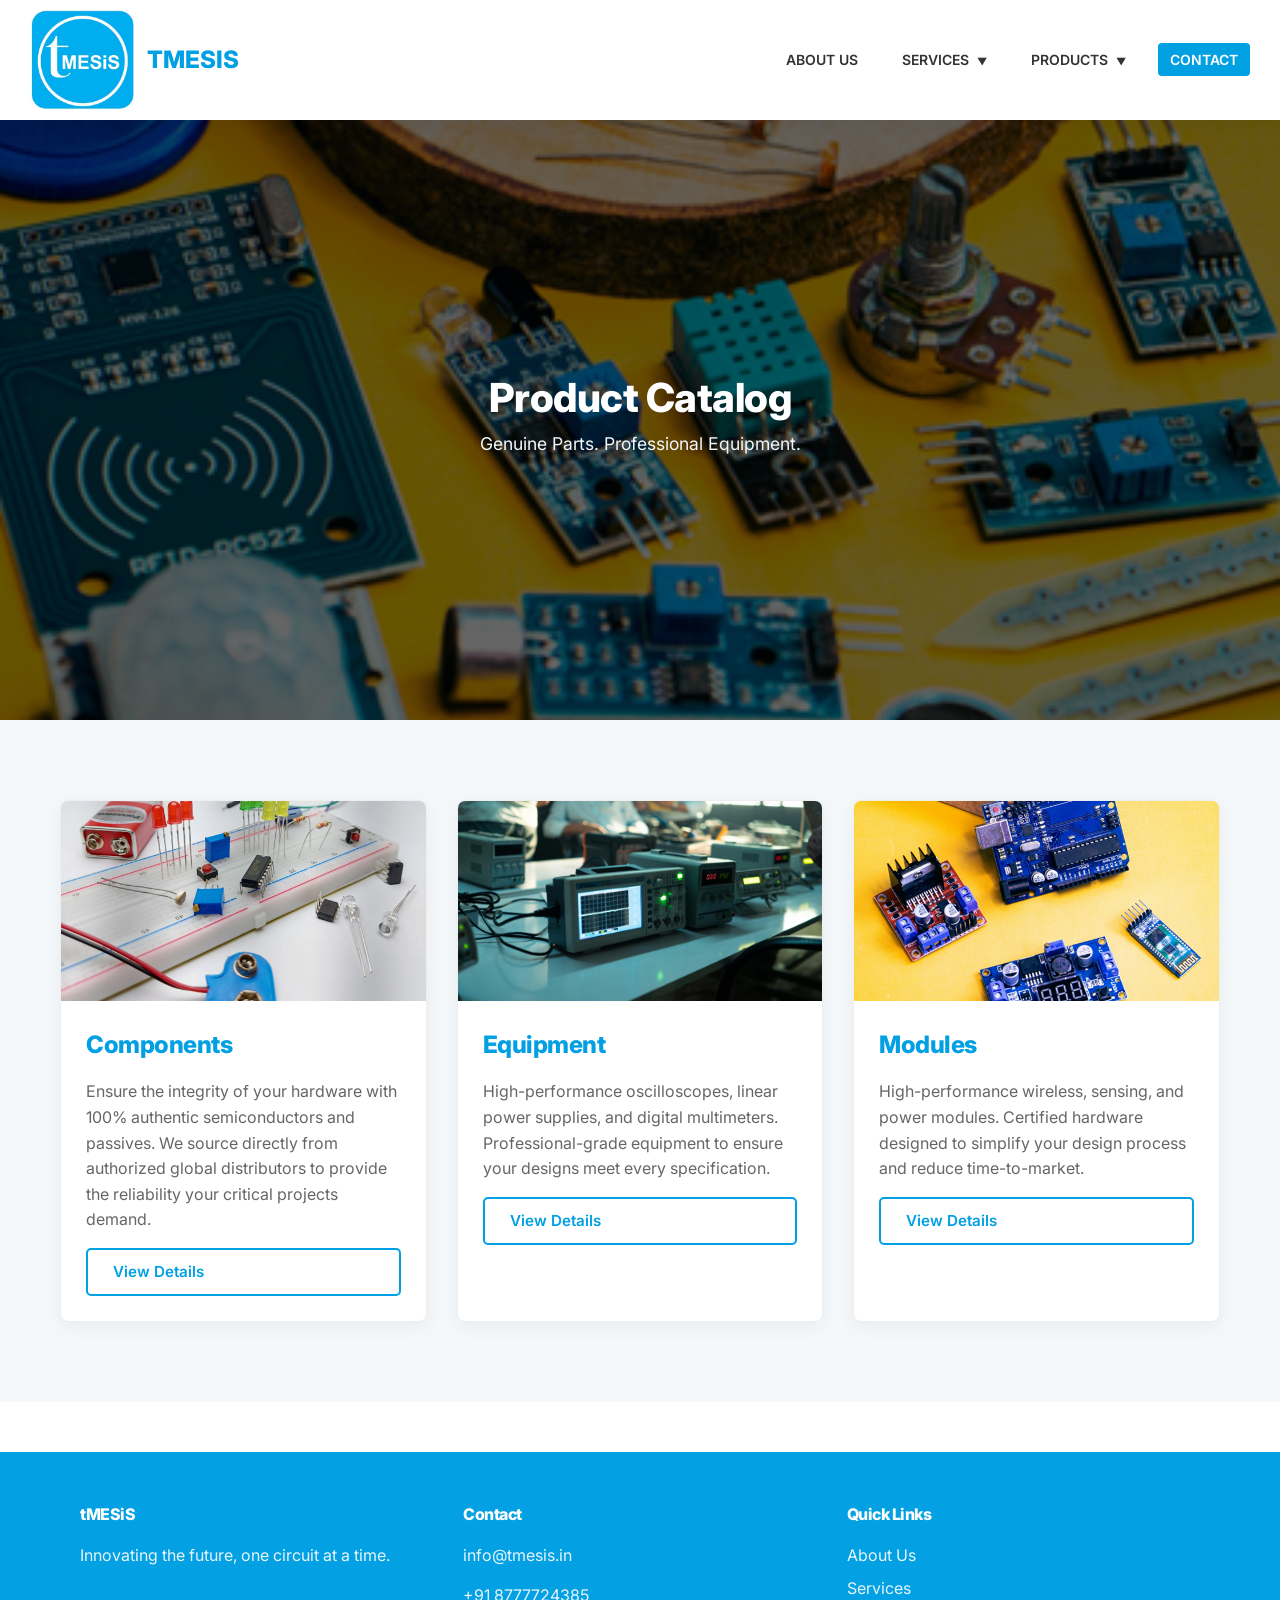
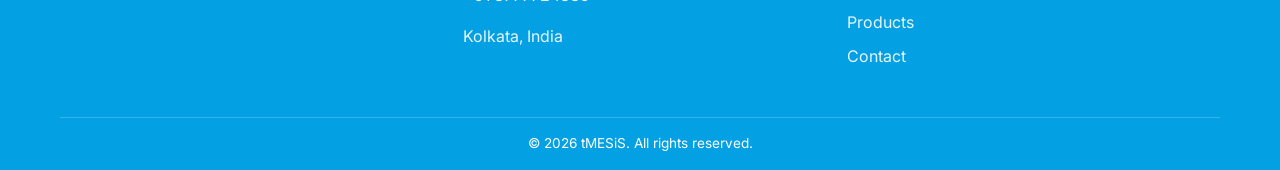
<file: products.html>
<!DOCTYPE html>
<html lang="en">
<head>
    <meta charset="UTF-8">
    <meta name="viewport" content="width=device-width, initial-scale=1.0">
    <title>Products | tMESiS</title>
    <link rel="stylesheet" href="style.css">
</head>
<body>
    <header>
        <div class="nav-container">
            <a href="index.html" class="brand-wrapper">
                <img src="logo.png" alt="tMESiS Logo" class="logo-img">
                <div class="brand-name">tMESiS</div>
            </a>
            <input type="checkbox" id="nav-toggle" class="nav-toggle">
            <label for="nav-toggle" class="hamburger"><div></div><div></div><div></div></label>
            <nav>
                <ul>
                    <li><a href="about.html">About Us</a></li>
                    <li class="dropdown"><a href="services.html">Services</a>
                        <ul class="dropdown-menu">
                            <li><a href="service-pcb.html">PCB Services</a></li>
                            <li><a href="service-rnd.html">R&D Services</a></li>
                            <li><a href="service-consulting.html">Consulting</a></li>
                        </ul>
                    </li>
                    <li class="dropdown"><a href="products.html">Products</a>
                        <ul class="dropdown-menu">
                            <li><a href="product-components.html">Components</a></li>
                            <li><a href="product-equipment.html">Equipment</a></li>
                            <li><a href="product-modules.html">Modules</a></li>
                        </ul>
                    </li>
                    <li><a href="contact.html" class="nav-btn-contact">Contact</a></li>
                </ul>
            </nav>
        </div>
    </header>

    <section class="page-hero" style="background-image: url('Products.png');">
        <div class="page-hero-content"><h1>Product Catalog</h1><p>Genuine Parts. Professional Equipment.</p></div>
    </section>

    <section class="section-pad bg-gray">
        <div class="container">
            <div class="grid-3">
                <div class="card"><img src="Components.png" alt="Components" class="card-img-top"><div class="card-body"><h3>Components</h3><p>Ensure the integrity of your hardware with 100% authentic semiconductors and passives.
					We source directly from authorized global distributors to provide the reliability your critical projects demand.</p><a href="product-components.html" class="btn btn-outline">View Details</a></div></div>
                <div class="card"><img src="Equipment.png" alt="Equipment" class="card-img-top"><div class="card-body"><h3>Equipment</h3><p>High-performance oscilloscopes, linear power supplies, and digital multimeters.
					Professional-grade equipment to ensure your designs meet every specification.</p><a href="product-equipment.html" class="btn btn-outline">View Details</a></div></div>
                <div class="card"><img src="Modules.png" alt="Modules" class="card-img-top"><div class="card-body"><h3>Modules</h3><p>High-performance wireless, sensing, and power modules.
					Certified hardware designed to simplify your design process and reduce time-to-market.</p><a href="product-modules.html" class="btn btn-outline">View Details</a></div></div>
            </div>
        </div>
    </section>

    <footer>
        <div class="container">
            <div class="footer-content">
                <div class="footer-col">
                    <h4>tMESiS</h4>
                    <p>Innovating the future, one circuit at a time.</p>
                </div>
                <div class="footer-col">
                    <h4>Contact</h4>
                    <p>info@tmesis.in</p>
                    <p>+91 8777724385</p>
                    <p>Kolkata, India</p>
                </div>
                <div class="footer-links footer-col">
                    <h4>Quick Links</h4>
                    <ul>
                        <li><a href="about.html">About Us</a></li>
                        <li><a href="services.html">Services</a></li>
                        <li><a href="products.html">Products</a></li>
                        <li><a href="contact.html">Contact</a></li>
                    </ul>
                </div>
            </div>
            <div class="copyright">&copy; 2026 tMESiS. All rights reserved.</div>
        </div>
    </footer>
		<script>
			// This resets the checkbox whenever the page is loaded or navigated back to
			window.addEventListener('pageshow', function(event) {
			const navToggle = document.getElementById('nav-toggle');
			if (navToggle) {
					navToggle.checked = false;
				}
			}
		);
		</script>
</body>
</html>
</file>
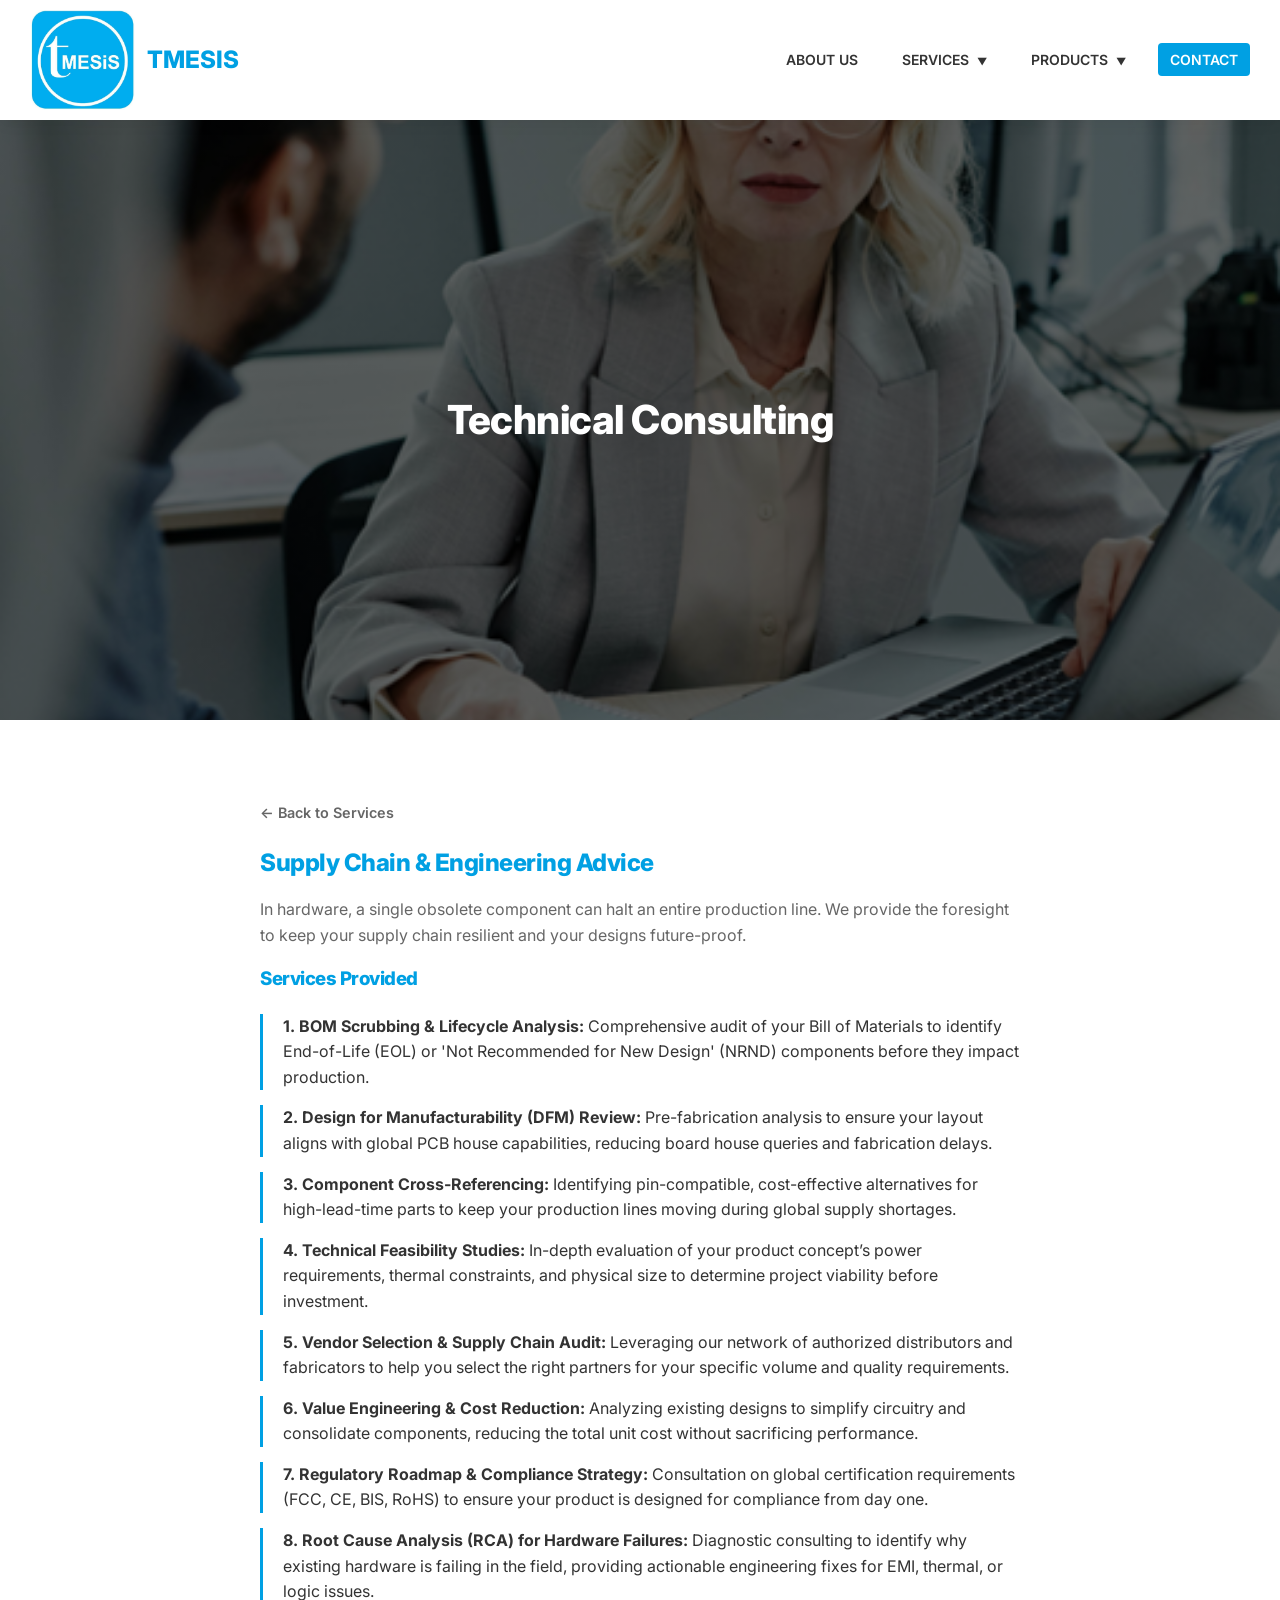
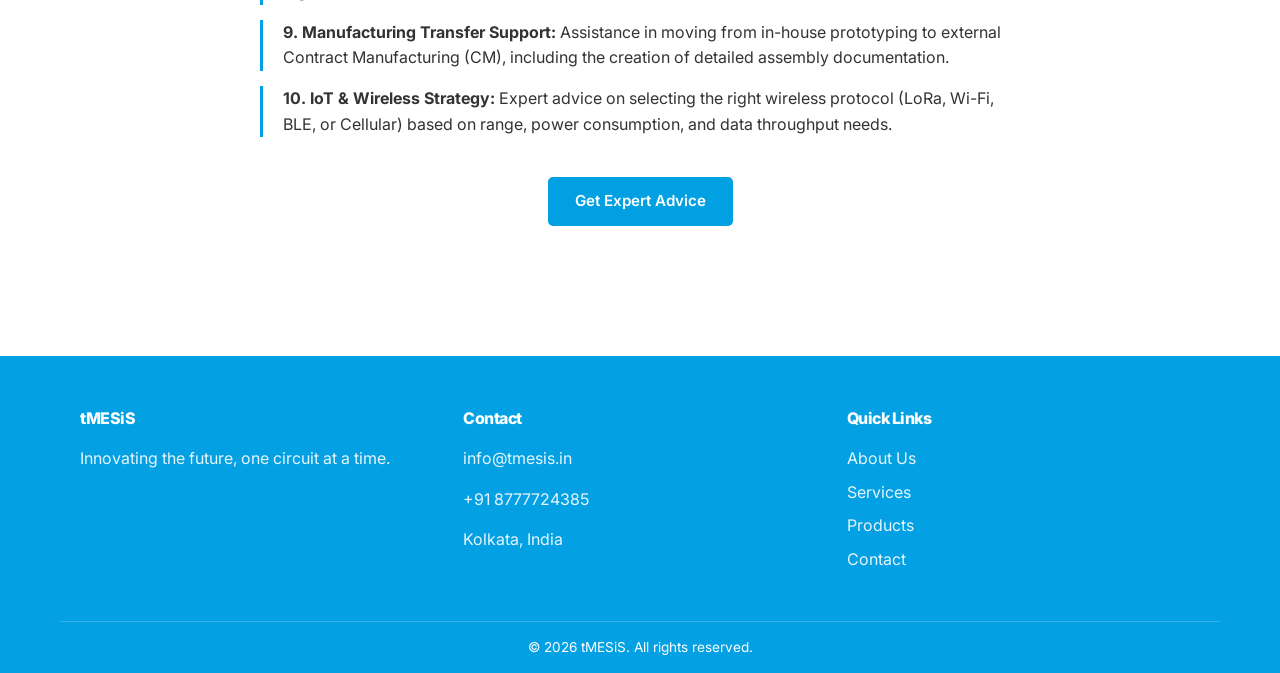
<file: service-consulting.html>
<!DOCTYPE html>
<html lang="en">
<head>
    <meta charset="UTF-8">
    <meta name="viewport" content="width=device-width, initial-scale=1.0">
    <title>Consulting | tMESiS</title>
    <link rel="stylesheet" href="style.css">
</head>
<body>
    <header>
        <div class="nav-container">
            <a href="index.html" class="brand-wrapper">
                <img src="logo.png" alt="tMESiS Logo" class="logo-img">
                <div class="brand-name">tMESiS</div>
            </a>
            <input type="checkbox" id="nav-toggle" class="nav-toggle">
            <label for="nav-toggle" class="hamburger"><div></div><div></div><div></div></label>
            <nav>
                <ul>
                    <li><a href="about.html">About Us</a></li>
                    <li class="dropdown"><a href="services.html">Services</a>
                        <ul class="dropdown-menu">
                            <li><a href="service-pcb.html">PCB Services</a></li>
                            <li><a href="service-rnd.html">R&D Services</a></li>
                            <li><a href="service-consulting.html">Consulting</a></li>
                        </ul>
                    </li>
                    <li class="dropdown"><a href="products.html">Products</a>
                        <ul class="dropdown-menu">
                            <li><a href="product-components.html">Components</a></li>
                            <li><a href="product-equipment.html">Equipment</a></li>
                            <li><a href="product-modules.html">Modules</a></li>
                        </ul>
                    </li>
                    <li><a href="contact.html" class="nav-btn-contact">Contact</a></li>
                </ul>
            </nav>
        </div>
    </header>

    <section class="page-hero" style="background-image: url('Consult.png');">
        <div class="page-hero-content"><h1>Technical Consulting</h1></div>
    </section>

    <section class="section-pad">
        <div class="container detail-content">
            <a href="services.html" class="back-link">← Back to Services</a>
            <h2>Supply Chain & Engineering Advice</h2>
            <p>In hardware, a single obsolete component can halt an entire production line. We provide the foresight to keep your supply chain resilient and your designs future-proof.</p>
            <h3>Services Provided</h3>
            <ul class="detail-list">
                <li><strong>1. BOM Scrubbing & Lifecycle Analysis:</strong> Comprehensive audit of your Bill of Materials to identify End-of-Life (EOL) or 'Not Recommended for New Design' (NRND) components before they impact production.</li>
                <li><strong>2. Design for Manufacturability (DFM) Review:</strong> Pre-fabrication analysis to ensure your layout aligns with global PCB house capabilities, reducing board house queries and fabrication delays.</li>
                <li><strong>3. Component Cross-Referencing:</strong> Identifying pin-compatible, cost-effective alternatives for high-lead-time parts to keep your production lines moving during global supply shortages.</li>
                <li><strong>4. Technical Feasibility Studies:</strong> In-depth evaluation of your product concept’s power requirements, thermal constraints, and physical size to determine project viability before investment.</li>
				<li><strong>5. Vendor Selection & Supply Chain Audit:</strong> Leveraging our network of authorized distributors and fabricators to help you select the right partners for your specific volume and quality requirements.</li>
                <li><strong>6. Value Engineering & Cost Reduction:</strong> Analyzing existing designs to simplify circuitry and consolidate components, reducing the total unit cost without sacrificing performance.</li>
                <li><strong>7. Regulatory Roadmap & Compliance Strategy:</strong> Consultation on global certification requirements (FCC, CE, BIS, RoHS) to ensure your product is designed for compliance from day one.</li>
				<li><strong>8. Root Cause Analysis (RCA) for Hardware Failures:</strong> Diagnostic consulting to identify why existing hardware is failing in the field, providing actionable engineering fixes for EMI, thermal, or logic issues.</li>
                <li><strong>9. Manufacturing Transfer Support:</strong> Assistance in moving from in-house prototyping to external Contract Manufacturing (CM), including the creation of detailed assembly documentation.</li>
                <li><strong>10. IoT & Wireless Strategy:</strong> Expert advice on selecting the right wireless protocol (LoRa, Wi-Fi, BLE, or Cellular) based on range, power consumption, and data throughput needs.</li>
            </ul>
            <div style="text-align: center; margin-top: 40px;">
                <a href="contact.html" class="btn btn-primary">Get Expert Advice</a>
            </div>
        </div>
    </section>

    <footer>
        <div class="container">
            <div class="footer-content">
                <div class="footer-col"><h4>tMESiS</h4><p>Innovating the future, one circuit at a time.</p></div>
                <div class="footer-col"><h4>Contact</h4><p>info@tmesis.in</p><p>+91 8777724385</p><p>Kolkata, India</p></div>
                <div class="footer-links footer-col">
                    <h4>Quick Links</h4>
                    <ul>
                        <li><a href="about.html">About Us</a></li>
                        <li><a href="services.html">Services</a></li>
                        <li><a href="products.html">Products</a></li>
                        <li><a href="contact.html">Contact</a></li>
                    </ul>
                </div>
            </div>
            <div class="copyright">&copy; 2026 tMESiS. All rights reserved.</div>
        </div>
    </footer>
		<script>
			// This resets the checkbox whenever the page is loaded or navigated back to
			window.addEventListener('pageshow', function(event) {
			const navToggle = document.getElementById('nav-toggle');
			if (navToggle) {
					navToggle.checked = false;
				}
			}
		);
		</script>
</body>
</html>
</file>
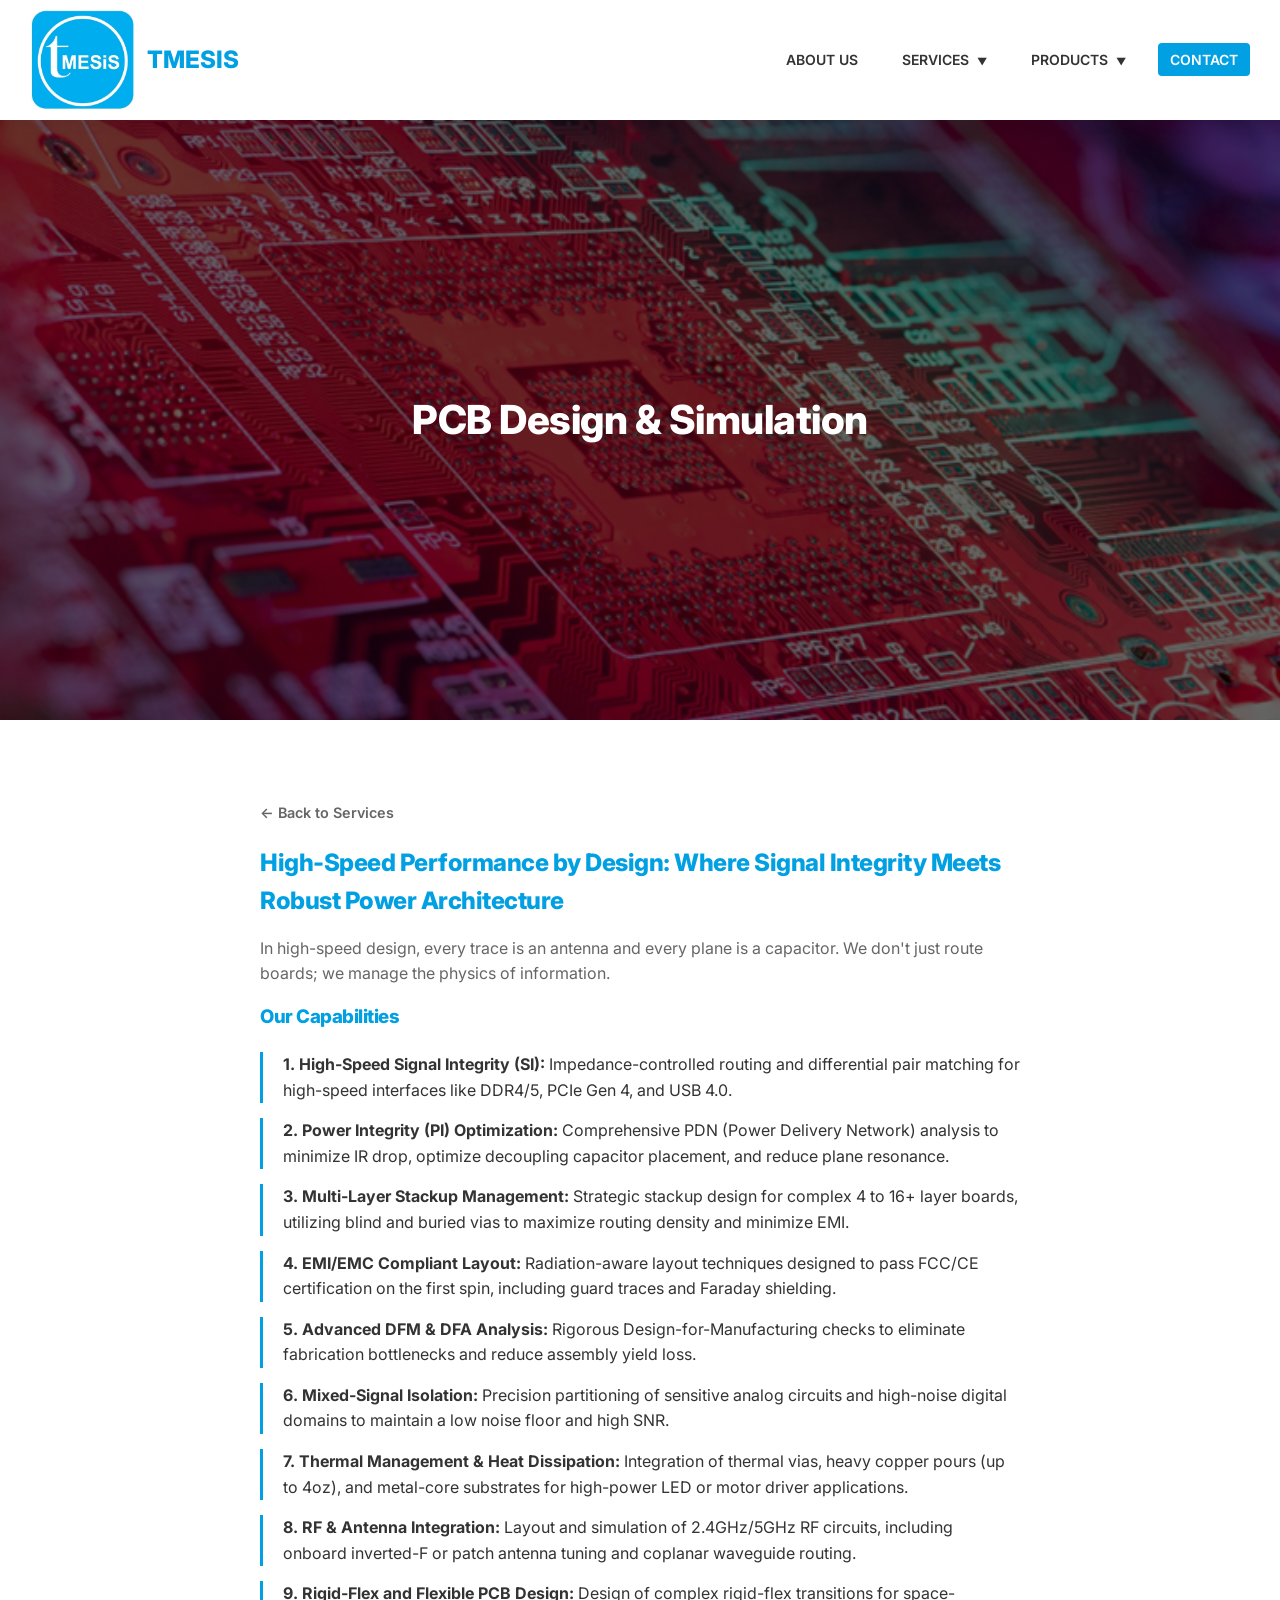
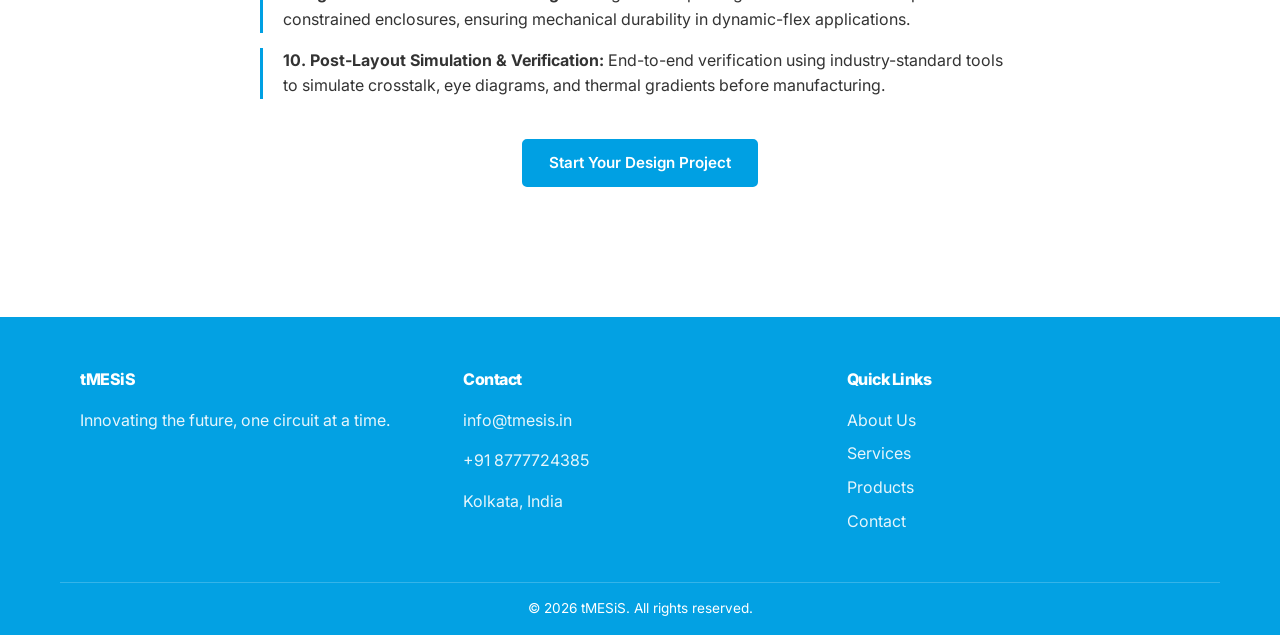
<file: service-pcb.html>
<!DOCTYPE html>
<html lang="en">
<head>
    <meta charset="UTF-8">
    <meta name="viewport" content="width=device-width, initial-scale=1.0">
    <title>PCB Design | tMESiS</title>
    <link rel="stylesheet" href="style.css">
</head>
<body>
    <header>
        <div class="nav-container">
            <a href="index.html" class="brand-wrapper">
                <img src="logo.png" alt="tMESiS Logo" class="logo-img">
                <div class="brand-name">tMESiS</div>
            </a>
            <input type="checkbox" id="nav-toggle" class="nav-toggle">
            <label for="nav-toggle" class="hamburger"><div></div><div></div><div></div></label>
            <nav>
                <ul>
                    <li><a href="about.html">About Us</a></li>
                    <li class="dropdown"><a href="services.html">Services</a>
                        <ul class="dropdown-menu">
                            <li><a href="service-pcb.html">PCB Services</a></li>
                            <li><a href="service-rnd.html">R&D Services</a></li>
                            <li><a href="service-consulting.html">Consulting</a></li>
                        </ul>
                    </li>
                    <li class="dropdown"><a href="products.html">Products</a>
                        <ul class="dropdown-menu">
                            <li><a href="product-components.html">Components</a></li>
                            <li><a href="product-equipment.html">Equipment</a></li>
                            <li><a href="product-modules.html">Modules</a></li>
                        </ul>
                    </li>
                    <li><a href="contact.html" class="nav-btn-contact">Contact</a></li>
                </ul>
            </nav>
        </div>
    </header>

    <section class="page-hero" style="background-image: url('PCB.png');">
        <div class="page-hero-content"><h1>PCB Design & Simulation</h1></div>
    </section>

    <section class="section-pad">
        <div class="container detail-content">
            <a href="services.html" class="back-link">← Back to Services</a>
            <h2>High-Speed Performance by Design: Where Signal Integrity Meets Robust Power Architecture</h2>
            <p>In high-speed design, every trace is an antenna and every plane is a capacitor.
				We don't just route boards; we manage the physics of information.</p>
            <h3>Our Capabilities</h3>
            <ul class="detail-list">
                <li><strong>1. High-Speed Signal Integrity (SI):</strong> Impedance-controlled routing and differential pair matching for high-speed interfaces like DDR4/5, PCIe Gen 4, and USB 4.0.</li>
                <li><strong>2. Power Integrity (PI) Optimization:</strong> Comprehensive PDN (Power Delivery Network) analysis to minimize IR drop, optimize decoupling capacitor placement, and reduce plane resonance.</li>
                <li><strong>3. Multi-Layer Stackup Management:</strong> Strategic stackup design for complex 4 to 16+ layer boards, utilizing blind and buried vias to maximize routing density and minimize EMI.</li>
                <li><strong>4. EMI/EMC Compliant Layout:</strong> Radiation-aware layout techniques designed to pass FCC/CE certification on the first spin, including guard traces and Faraday shielding.</li>
				<li><strong>5. Advanced DFM & DFA Analysis:</strong> Rigorous Design-for-Manufacturing checks to eliminate fabrication bottlenecks and reduce assembly yield loss.</li>
                <li><strong>6. Mixed-Signal Isolation:</strong> Precision partitioning of sensitive analog circuits and high-noise digital domains to maintain a low noise floor and high SNR.</li>
                <li><strong>7. Thermal Management & Heat Dissipation:</strong> Integration of thermal vias, heavy copper pours (up to 4oz), and metal-core substrates for high-power LED or motor driver applications.</li>
				<li><strong>8. RF & Antenna Integration:</strong> Layout and simulation of 2.4GHz/5GHz RF circuits, including onboard inverted-F or patch antenna tuning and coplanar waveguide routing.</li>
                <li><strong>9. Rigid-Flex and Flexible PCB Design:</strong> Design of complex rigid-flex transitions for space-constrained enclosures, ensuring mechanical durability in dynamic-flex applications.</li>
                <li><strong>10. Post-Layout Simulation & Verification:</strong> End-to-end verification using industry-standard tools to simulate crosstalk, eye diagrams, and thermal gradients before manufacturing.</li>
            </ul>
            <div style="text-align: center; margin-top: 40px;">
                <a href="contact.html" class="btn btn-primary">Start Your Design Project</a>
            </div>
        </div>
    </section>

    <footer>
        <div class="container">
            <div class="footer-content">
                <div class="footer-col"><h4>tMESiS</h4><p>Innovating the future, one circuit at a time.</p></div>
                <div class="footer-col"><h4>Contact</h4><p>info@tmesis.in</p><p>+91 8777724385</p><p>Kolkata, India</p></div>
                <div class="footer-links footer-col">
                    <h4>Quick Links</h4>
                    <ul>
                        <li><a href="about.html">About Us</a></li>
                        <li><a href="services.html">Services</a></li>
                        <li><a href="products.html">Products</a></li>
                        <li><a href="contact.html">Contact</a></li>
                    </ul>
                </div>
            </div>
            <div class="copyright">&copy; 2026 tMESiS. All rights reserved.</div>
        </div>
    </footer>
		<script>
			// This resets the checkbox whenever the page is loaded or navigated back to
			window.addEventListener('pageshow', function(event) {
			const navToggle = document.getElementById('nav-toggle');
			if (navToggle) {
					navToggle.checked = false;
				}
			}
		);
		</script>
</body>
</html>
</file>
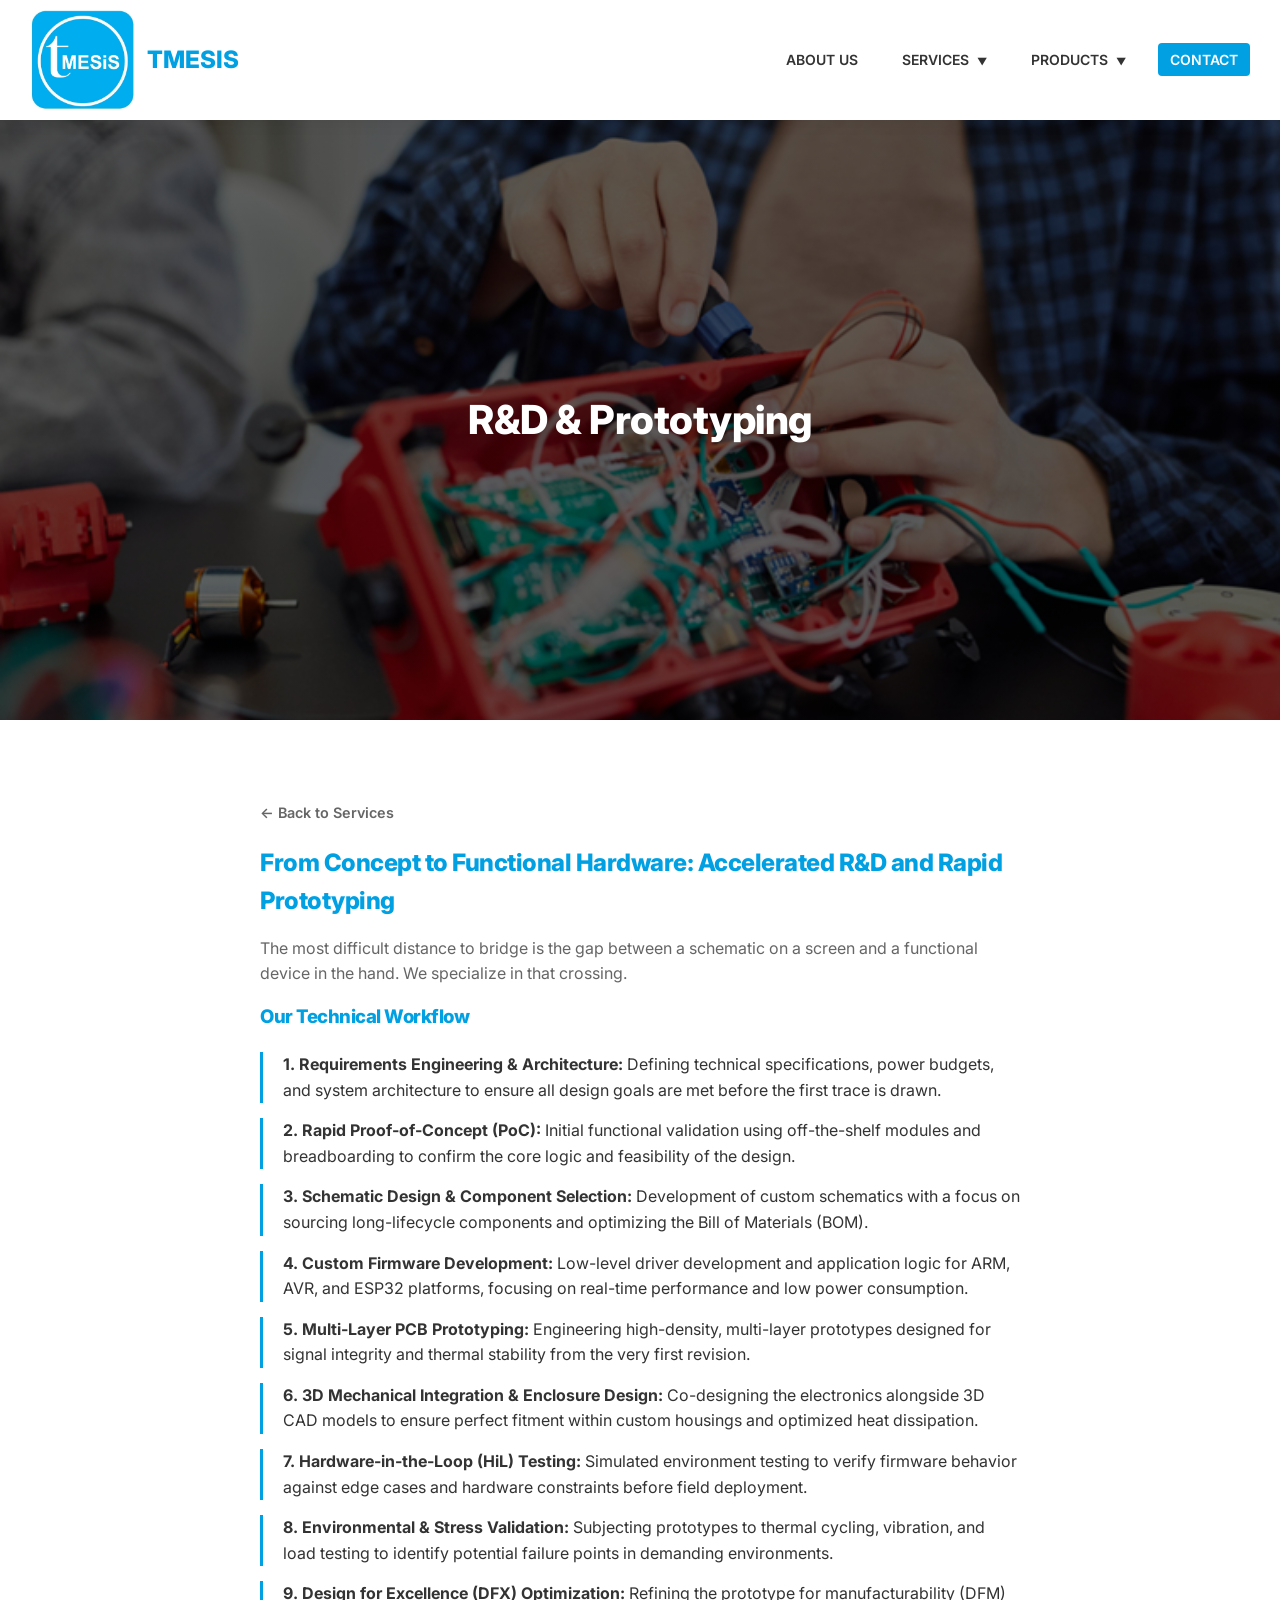
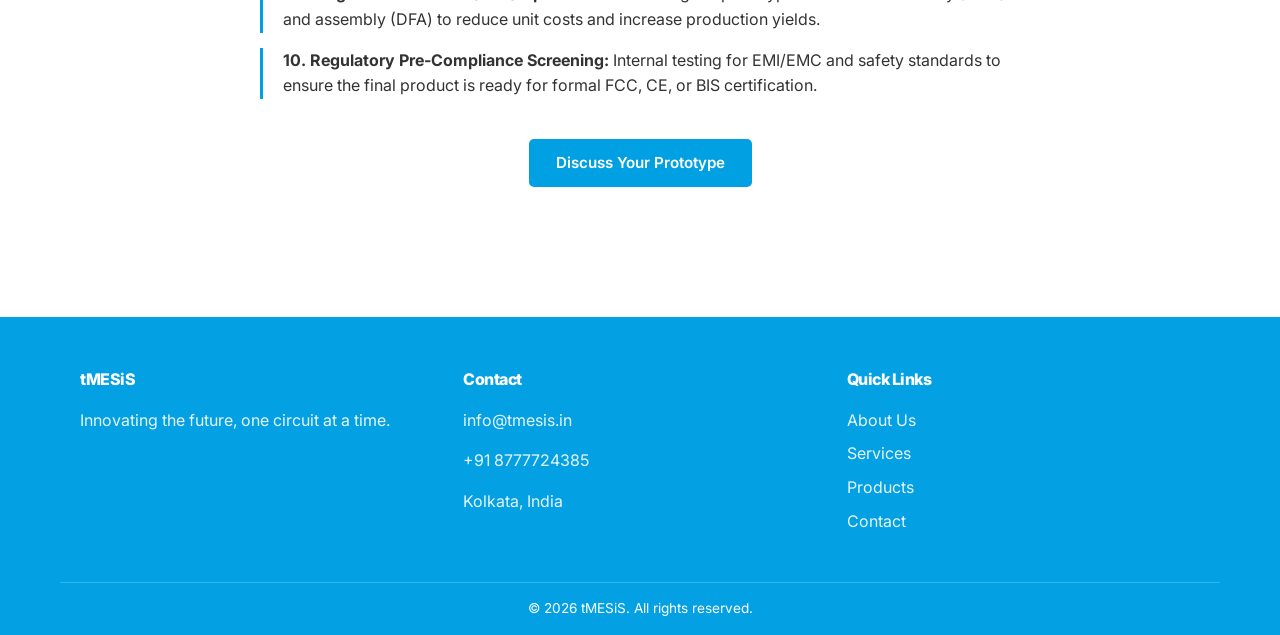
<file: service-rnd.html>
<!DOCTYPE html>
<html lang="en">
<head>
    <meta charset="UTF-8">
    <meta name="viewport" content="width=device-width, initial-scale=1.0">
    <title>R&D Services | tMESiS</title>
    <link rel="stylesheet" href="style.css">
</head>
<body>
    <header>
        <div class="nav-container">
            <a href="index.html" class="brand-wrapper">
                <img src="logo.png" alt="tMESiS Logo" class="logo-img">
                <div class="brand-name">tMESiS</div>
            </a>
            <input type="checkbox" id="nav-toggle" class="nav-toggle">
            <label for="nav-toggle" class="hamburger"><div></div><div></div><div></div></label>
            <nav>
                <ul>
                    <li><a href="about.html">About Us</a></li>
                    <li class="dropdown"><a href="services.html">Services</a>
                        <ul class="dropdown-menu">
                            <li><a href="service-pcb.html">PCB Services</a></li>
                            <li><a href="service-rnd.html">R&D Services</a></li>
                            <li><a href="service-consulting.html">Consulting</a></li>
                        </ul>
                    </li>
                    <li class="dropdown"><a href="products.html">Products</a>
                        <ul class="dropdown-menu">
                            <li><a href="product-components.html">Components</a></li>
                            <li><a href="product-equipment.html">Equipment</a></li>
                            <li><a href="product-modules.html">Modules</a></li>
                        </ul>
                    </li>
                    <li><a href="contact.html" class="nav-btn-contact">Contact</a></li>
                </ul>
            </nav>
        </div>
    </header>

    <section class="page-hero" style="background-image: url('R&D.png');">
        <div class="page-hero-content"><h1>R&D & Prototyping</h1></div>
    </section>

    <section class="section-pad">
        <div class="container detail-content">
            <a href="services.html" class="back-link">← Back to Services</a>
            <h2>From Concept to Functional Hardware: Accelerated R&D and Rapid Prototyping</h2>
            <p>The most difficult distance to bridge is the gap between a schematic on a screen and a functional device in the hand. We specialize in that crossing.</p>
            <h3>Our Technical Workflow</h3>
            <ul class="detail-list">
                <li><strong>1. Requirements Engineering & Architecture:</strong> Defining technical specifications, power budgets, and system architecture to ensure all design goals are met before the first trace is drawn.</li>
                <li><strong>2. Rapid Proof-of-Concept (PoC):</strong> Initial functional validation using off-the-shelf modules and breadboarding to confirm the core logic and feasibility of the design.</li>
                <li><strong>3. Schematic Design & Component Selection:</strong> Development of custom schematics with a focus on sourcing long-lifecycle components and optimizing the Bill of Materials (BOM).</li>
                <li><strong>4. Custom Firmware Development:</strong> Low-level driver development and application logic for ARM, AVR, and ESP32 platforms, focusing on real-time performance and low power consumption.</li>
				<li><strong>5. Multi-Layer PCB Prototyping:</strong> Engineering high-density, multi-layer prototypes designed for signal integrity and thermal stability from the very first revision.</li>
                <li><strong>6. 3D Mechanical Integration & Enclosure Design:</strong> Co-designing the electronics alongside 3D CAD models to ensure perfect fitment within custom housings and optimized heat dissipation.</li>
                <li><strong>7. Hardware-in-the-Loop (HiL) Testing:</strong> Simulated environment testing to verify firmware behavior against edge cases and hardware constraints before field deployment.</li>
				<li><strong>8. Environmental & Stress Validation:</strong> Subjecting prototypes to thermal cycling, vibration, and load testing to identify potential failure points in demanding environments.</li>
                <li><strong>9. Design for Excellence (DFX) Optimization:</strong> Refining the prototype for manufacturability (DFM) and assembly (DFA) to reduce unit costs and increase production yields.</li>
                <li><strong>10. Regulatory Pre-Compliance Screening:</strong> Internal testing for EMI/EMC and safety standards to ensure the final product is ready for formal FCC, CE, or BIS certification.</li>
            </ul>
            <div style="text-align: center; margin-top: 40px;">
                <a href="contact.html" class="btn btn-primary">Discuss Your Prototype</a>
            </div>
        </div>
    </section>

    <footer>
        <div class="container">
            <div class="footer-content">
                <div class="footer-col"><h4>tMESiS</h4><p>Innovating the future, one circuit at a time.</p></div>
                <div class="footer-col"><h4>Contact</h4><p>info@tmesis.in</p><p>+91 8777724385</p><p>Kolkata, India</p></div>
                <div class="footer-links footer-col">
                    <h4>Quick Links</h4>
                    <ul>
                        <li><a href="about.html">About Us</a></li>
                        <li><a href="services.html">Services</a></li>
                        <li><a href="products.html">Products</a></li>
                        <li><a href="contact.html">Contact</a></li>
                    </ul>
                </div>
            </div>
            <div class="copyright">&copy; 2026 tMESiS. All rights reserved.</div>
        </div>
    </footer>
		<script>
			// This resets the checkbox whenever the page is loaded or navigated back to
			window.addEventListener('pageshow', function(event) {
			const navToggle = document.getElementById('nav-toggle');
			if (navToggle) {
					navToggle.checked = false;
				}
			}
		);
		</script>
</body>
</html>
</file>
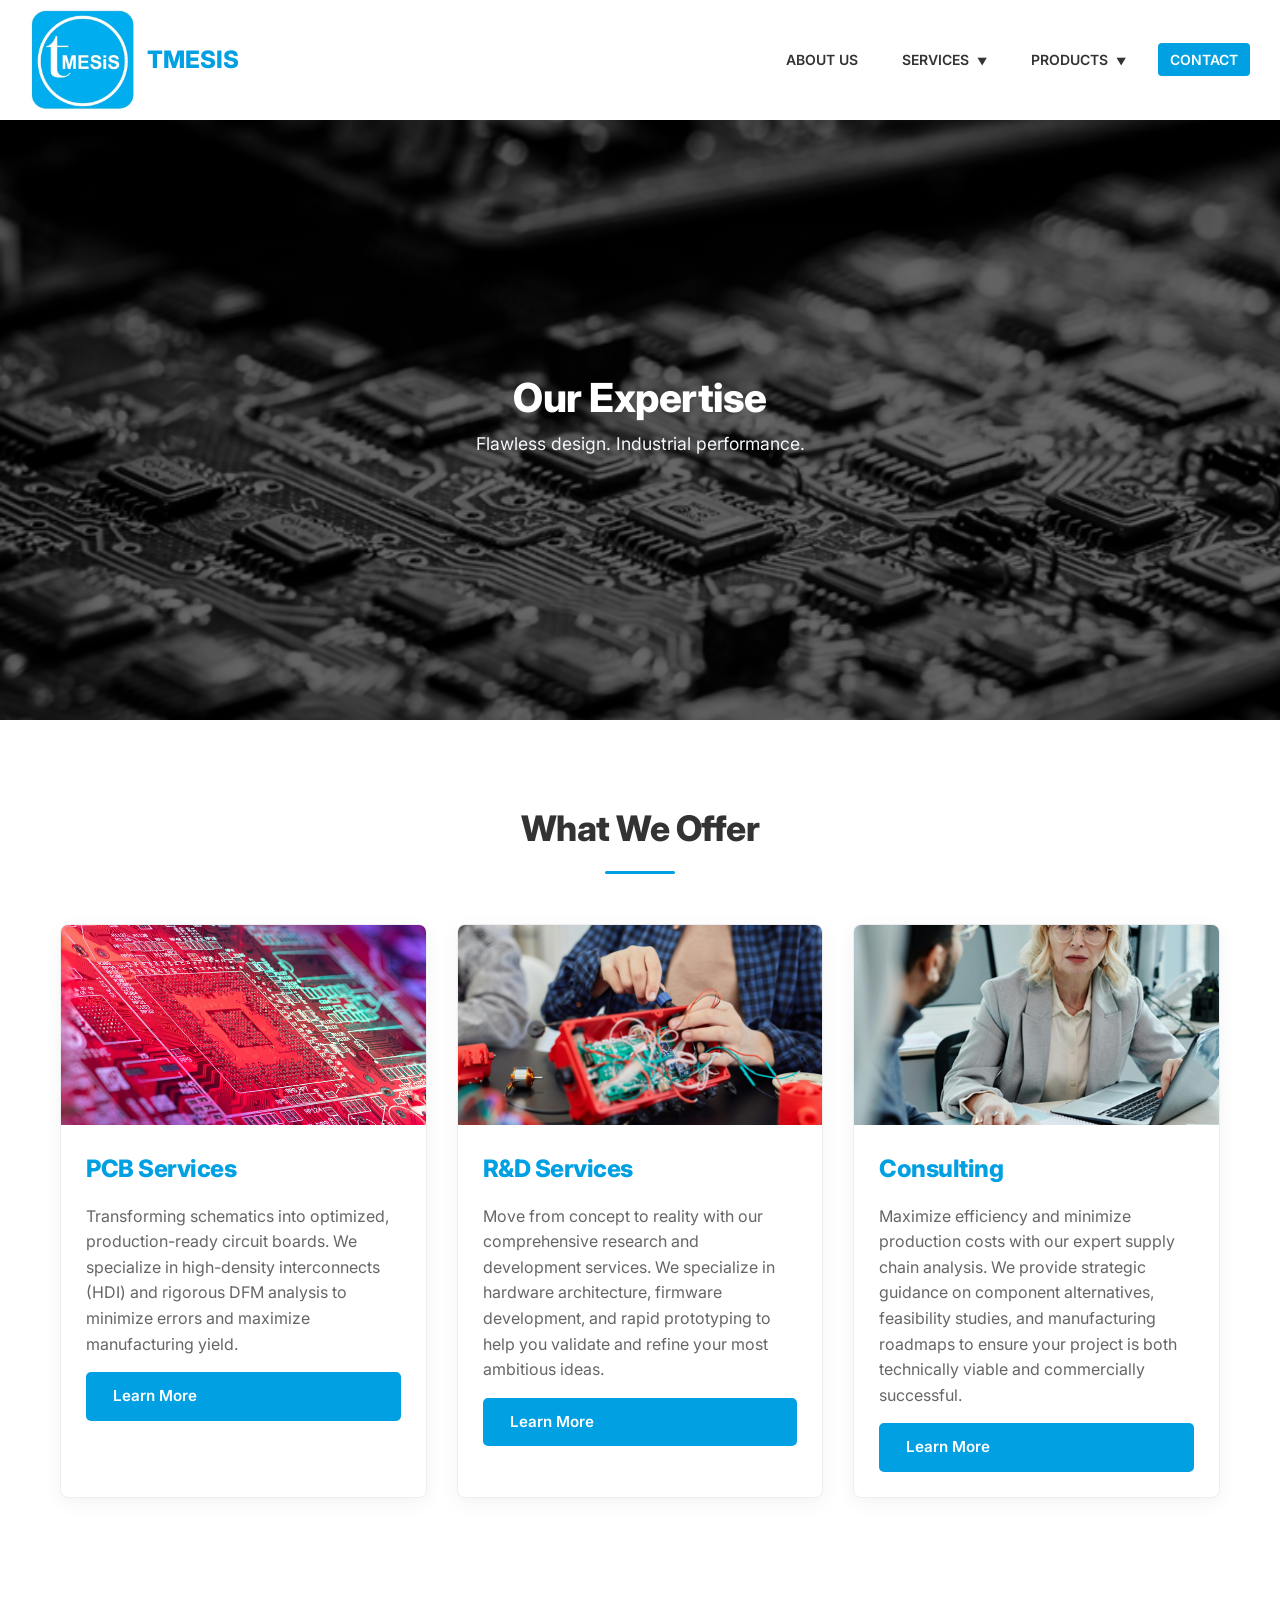
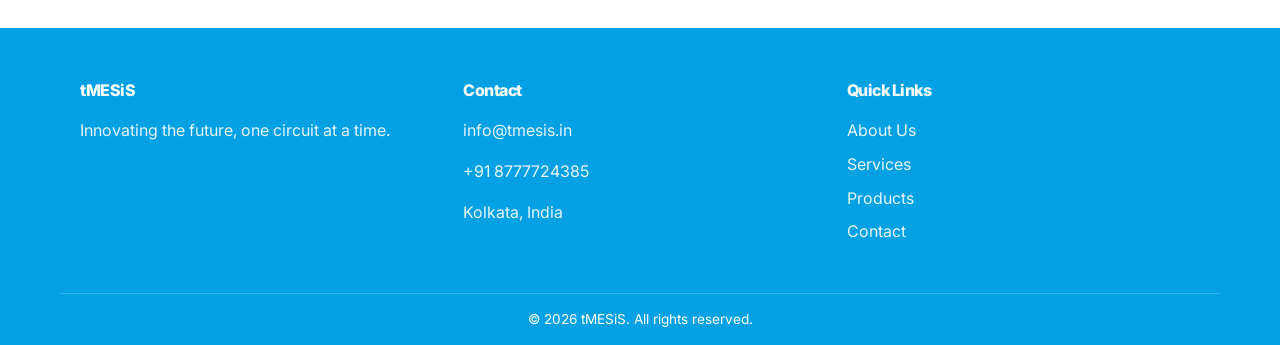
<file: services.html>
<!DOCTYPE html>
<html lang="en">
<head>
    <meta charset="UTF-8">
    <meta name="viewport" content="width=device-width, initial-scale=1.0">
    <title>Services | tMESiS</title>
    <link rel="stylesheet" href="style.css">
</head>
<body>
    <header>
        <div class="nav-container">
            <a href="index.html" class="brand-wrapper">
                <img src="logo.png" alt="tMESiS Logo" class="logo-img">
                <div class="brand-name">tMESiS</div>
            </a>
            <input type="checkbox" id="nav-toggle" class="nav-toggle">
            <label for="nav-toggle" class="hamburger"><div></div><div></div><div></div></label>
            <nav>
                <ul>
                    <li><a href="about.html">About Us</a></li>
                    <li class="dropdown"><a href="services.html">Services</a>
                        <ul class="dropdown-menu">
                            <li><a href="service-pcb.html">PCB Services</a></li>
                            <li><a href="service-rnd.html">R&D Services</a></li>
                            <li><a href="service-consulting.html">Consulting</a></li>
                        </ul>
                    </li>
                    <li class="dropdown"><a href="products.html">Products</a>
                        <ul class="dropdown-menu">
                            <li><a href="product-components.html">Components</a></li>
                            <li><a href="product-equipment.html">Equipment</a></li>
                            <li><a href="product-modules.html">Modules</a></li>
                        </ul>
                    </li>
                    <li><a href="contact.html" class="nav-btn-contact">Contact</a></li>
                </ul>
            </nav>
        </div>
    </header>

    <section class="page-hero" style="background-image: url('Our_Services.png');">
        <div class="page-hero-content"><h1>Our Expertise</h1><p>Flawless design. Industrial performance.</p></div>
    </section>

    <section class="section-pad">
        <div class="container">
            <div class="section-title"><h2>What We Offer</h2><div class="divider"></div></div>
            <div class="grid-3">
                <div class="card"><img src="PCB.png" alt="PCB" class="card-img-top"><div class="card-body"><h3>PCB Services</h3><p>Transforming schematics into optimized, production-ready circuit boards.
						We specialize in high-density interconnects (HDI) and rigorous DFM analysis to minimize errors and maximize manufacturing yield.</p><a href="service-pcb.html" class="btn btn-primary">Learn More</a></div></div>
                <div class="card"><img src="R&D.png" alt="R&D" class="card-img-top"><div class="card-body"><h3>R&D Services</h3><p>Move from concept to reality with our comprehensive research and development services.
						We specialize in hardware architecture, firmware development, and rapid prototyping to help you validate and refine your most ambitious ideas.</p><a href="service-rnd.html" class="btn btn-primary">Learn More</a></div></div>
                <div class="card"><img src="Consult.png" alt="Consult" class="card-img-top"><div class="card-body"><h3>Consulting</h3><p>Maximize efficiency and minimize production costs with our expert supply chain analysis.
						We provide strategic guidance on component alternatives, feasibility studies, and manufacturing roadmaps to ensure your project is both technically viable and commercially successful.</p><a href="service-consulting.html" class="btn btn-primary">Learn More</a></div></div>
            </div>
        </div>
    </section>

    <footer>
        <div class="container">
            <div class="footer-content">
                <div class="footer-col">
                    <h4>tMESiS</h4>
                    <p>Innovating the future, one circuit at a time.</p>
                </div>
                <div class="footer-col">
                    <h4>Contact</h4>
                    <p>info@tmesis.in</p>
                    <p>+91 8777724385</p>
                    <p>Kolkata, India</p>
                </div>
                <div class="footer-links footer-col">
                    <h4>Quick Links</h4>
                    <ul>
                        <li><a href="about.html">About Us</a></li>
                        <li><a href="services.html">Services</a></li>
                        <li><a href="products.html">Products</a></li>
                        <li><a href="contact.html">Contact</a></li>
                    </ul>
                </div>
            </div>
            <div class="copyright">&copy; 2026 tMESiS. All rights reserved.</div>
        </div>
    </footer>
		<script>
			// This resets the checkbox whenever the page is loaded or navigated back to
			window.addEventListener('pageshow', function(event) {
			const navToggle = document.getElementById('nav-toggle');
			if (navToggle) {
					navToggle.checked = false;
				}
			}
		);
		</script>
</body>
</html>
</file>
<file: style.css>
/* 1. FONTS & VARIABLES */
@import url('https://fonts.googleapis.com/css2?family=Inter:wght@300;400;600;800&display=swap');

:root {
    /* THEME: tMESiS Brand Blue (Detected from Logo) */
    --primary-bright: #00A0E3;
    --primary-dark: #0077A8;
    --action-transparent: rgba(0, 160, 227, 0.99); /* Footer background */
    
    --accent-neon: #39FF14;      
    --light-gray: #f4f8fb;
    --text-dark: #333333;
    --text-light: #666666;
    --border-color: #e0e0e0;
}

/* 2. GLOBAL RESET */
* { box-sizing: border-box; margin: 0; padding: 0; }

body {
    font-family: 'Inter', sans-serif;
    font-size: 16px; 
    color: var(--text-dark);
    background-color: #fff;
    line-height: 1.6;
    scroll-behavior: smooth;
    overflow-x: hidden;
}

h1, h2, h3, h4 {
    font-weight: 800; 
    color: var(--primary-bright);
    letter-spacing: -0.5px;
    margin-bottom: 15px;
}

p { margin-bottom: 15px; color: var(--text-light); }
a { text-decoration: none; transition: 0.3s; }
img { max-width: 100%; display: block; }

/* 3. REUSABLE COMPONENTS */
.container { max-width: 1200px; margin: 0 auto; padding: 0 20px; }
.section-pad { padding: 80px 0; }
.bg-gray { background-color: var(--light-gray); }

.section-title { text-align: center; margin-bottom: 50px; }
.section-title h2 { font-size: 2.2rem; color: var(--text-dark); }
.divider {
    height: 3px; width: 70px; 
    background: var(--primary-bright); margin: 0 auto; border-radius: 2px;
}

/* Buttons */
.btn {
    display: inline-block; padding: 10px 25px;
    border-radius: 5px; font-weight: 600; font-size: 0.95rem;
    border: 2px solid var(--primary-bright);
    cursor: pointer;
}
.btn-primary { background: var(--primary-bright); color: white; }
.btn-primary:hover { background: var(--primary-dark); border-color: var(--primary-dark); transform: translateY(-2px); }
.btn-outline { background: transparent; color: var(--primary-bright); }
.btn-outline:hover { background: var(--primary-bright); color: white; }

/* Back Link */
.back-link {
    display: inline-flex; align-items: center; gap: 5px;
    color: var(--text-light); font-weight: 600; font-size: 0.9rem;
    margin-bottom: 20px;
}
.back-link:hover { color: var(--primary-bright); }

/* 4. HEADER & NAV (PURE CSS MOBILE MENU) */
header {
    background: #fff;
    box-shadow: 0 4px 15px rgba(0,0,0,0.05);
    position: sticky; top: 0; z-index: 1000;
    padding: 10px 0;
}
.nav-container {
    max-width: 1400px; margin: 0 auto; padding: 0 30px;
    display: flex; justify-content: space-between; align-items: center;
}
.brand-wrapper { display: flex; align-items: center; gap: 12px; }
.logo-img { height: 100px; width: auto; }
.brand-name {
    font-size: 24px; font-weight: 800; 
    color: var(--primary-bright); text-transform: uppercase;
}

/* Desktop Navigation */
nav ul { display: flex; list-style: none; gap: 20px; }
nav a {
    color: var(--text-dark); font-weight: 600; font-size: 14px;
    text-transform: uppercase; padding: 8px 12px; border-radius: 4px;
}
nav a:hover { color: var(--primary-bright); background: rgba(0, 160, 227, 0.05); }
.nav-btn-contact { background: var(--primary-bright); color: white !important; }
.nav-btn-contact:hover { background: var(--primary-dark) !important; transform: translateY(-2px); }

/* Dropdowns (Desktop) */
.dropdown { position: relative; }
.dropdown-menu {
    display: none; position: absolute;
    background-color: #ffffff; min-width: 220px;
    box-shadow: 0 8px 16px rgba(0,0,0,0.15);
    z-index: 2000; border-radius: 4px; padding: 10px 0;
    top: 100%; left: 0; border-top: 3px solid var(--primary-bright);
}
.dropdown:hover .dropdown-menu { display: block; }
.dropdown-menu li { display: block; margin: 0; }
.dropdown-menu a {
    text-transform: none; font-size: 14px; font-weight: 500;
    padding: 10px 20px; display: block;
}
.dropdown-menu a:hover { background-color: var(--light-gray); padding-left: 25px; }
.dropdown > a::after { content: " ▼"; font-size: 10px; margin-left: 5px; vertical-align: middle; }

/* MOBILE MENU LOGIC (Pure CSS) */
.nav-toggle { display: none; }
.hamburger { display: none; cursor: pointer; flex-direction: column; gap: 5px; }
.hamburger div { width: 25px; height: 3px; background-color: var(--primary-bright); }

@media (max-width: 768px) {
    .hamburger { display: flex; }
    
    #nav-toggle:checked ~ nav {
        display: flex;
        max-height: 100vh;
        opacity: 1;
    }

    nav {
        display: none; 
        position: absolute; top: 100%; left: 0; width: 100%;
        background: white; border-top: 1px solid #eee;
        flex-direction: column; padding: 0;
        box-shadow: 0 10px 15px rgba(0,0,0,0.1);
        z-index: 999;
		transition: opacity 0.3s ease, visibility 0.3s ease;
        visibility: hidden;
        opacity: 0;
    }
	
	#nav-toggle:checked ~ nav {
        display: flex;
        visibility: visible;
        opacity: 1;
    }
    
    nav ul { flex-direction: column; gap: 0; width: 100%; }
    nav ul li { width: 100%; border-bottom: 1px solid #f9f9f9; }
    nav a { display: block; width: 100%; padding: 15px 20px; }

    .dropdown-menu {
        position: static; display: block;
        box-shadow: none; border: none; padding-left: 20px;
        background: #fafafa; border-left: 3px solid var(--primary-bright);
        width: 100%;
    }
    .dropdown:hover .dropdown-menu { display: block; }
    .dropdown > a::after { display: none; }
}

/* 5. HERO SECTIONS */
.hero {
    height: 600px; 
    background: linear-gradient(rgba(0, 0, 0, 0.7), rgba(0, 0, 0, 0.5)), url('Powering_Innovation.png');
    background-size: cover; background-position: center;
    display: flex; align-items: center; justify-content: center;
    text-align: center; color: white; padding: 0 20px;
}
.hero h1 { color: white; font-size: 3rem; margin-bottom: 15px; text-shadow: 0 2px 10px rgba(0,0,0,0.2); }
.hero p { color: #fff; font-size: 1.2rem; font-weight: 500; opacity: 0.95; }
.highlight { color: white; }

.page-hero {
    height: 600px;
    background-size: cover; background-position: center;
    display: flex; align-items: center; justify-content: center;
    text-align: center; position: relative;
}
.page-hero::before {
    content: ''; position: absolute; top:0; left:0; width:100%; height:100%;
    background: linear-gradient(rgba(0,0,0,0.6), rgba(0,0,0,0.6));
    z-index: 1; 
}
.page-hero-content, .glass-box { position: relative; z-index: 5; }
.page-hero h1 { color: white; font-size: 2.5rem; margin: 0; }
.page-hero p { color: var(--light-gray); font-size: 1.1rem; }

/* 6. CARDS & GRID */
.grid-3 {
    display: grid; grid-template-columns: repeat(auto-fit, minmax(280px, 1fr));
    gap: 30px;
}
.card {
    background: white; border-radius: 8px; overflow: hidden;
    box-shadow: 0 5px 20px rgba(0,0,0,0.05); border: 1px solid #eee;
    transition: transform 0.3s ease; display: flex; flex-direction: column;
}
.card:hover { transform: translateY(-5px); box-shadow: 0 15px 30px rgba(0,0,0,0.1); }
.card-img-top { height: 200px; width: 100%; object-fit: cover; }
.card-body { padding: 25px; flex-grow: 1; display: flex; flex-direction: column; }
.card-body h3 { font-size: 1.5rem; margin-bottom: 15px }

/* 7. CONTACT & FORMS */
.contact-grid { display: grid; grid-template-columns: 1fr 1.5fr; gap: 50px; margin-top: 40px; }
.contact-info-box { background: var(--primary-bright); color: white; padding: 40px; border-radius: 8px; }
.contact-info-box h3 { color: white; }
.contact-info-box p { color: rgba(255,255,255,0.9); }
.contact-info-item { margin-bottom: 20px; display: flex; align-items: center; gap: 15px; }

.contact-form { background: white; padding: 40px; border-radius: 8px; border: 1px solid #eee; }
.form-group { margin-bottom: 20px; }
.form-group label { display: block; margin-bottom: 8px; font-weight: 600; }
.form-input, .form-textarea {
    width: 100%; padding: 12px 15px; border: 1px solid #ddd;
    border-radius: 5px; font-family: 'Inter', sans-serif; transition: 0.3s;
}
.form-input:focus, .form-textarea:focus { outline: none; border-color: var(--primary-bright); }
.form-textarea { height: 150px; resize: vertical; }

/* Home Contact Box */
.home-contact-box {
    background: var(--primary-bright); color: white; 
    padding: 40px; border-radius: 10px; text-align: center; 
    max-width: 800px; margin: 0 auto;
}
.home-contact-details {
    display: flex; justify-content: space-around; flex-wrap: wrap; 
    margin: 30px 0; gap: 20px;
}
.home-contact-item { font-size: 1.1rem; }
.home-contact-item strong { display: block; color: white; font-size: 1.2rem; margin-bottom: 5px; }

@media (max-width: 768px) {
    .contact-grid { grid-template-columns: 1fr; }
    .hero h1 { font-size: 2.2rem; }
    .nav-container { padding: 0 20px; }
    .home-contact-details { flex-direction: column; }
}

/* 8. FOOTER */
footer { background: var(--action-transparent); color: white; padding-top: 50px; margin-top: 50px; }
.client-section { text-align: center; border-bottom: 1px solid rgba(255,255,255,0.2); padding-bottom: 30px; margin-bottom: 30px; }
.client-section h4 { color: white; opacity: 0.9; text-transform: uppercase; letter-spacing: 1px; font-size: 1.2rem; }
.client-logos { display: flex; justify-content: center; gap: 30px; flex-wrap: wrap; margin-top: 20px; }
.client-logo-img { height: 80px; width: auto; background: white; padding: 10px; border-radius: 4px; opacity: 0.5; filter: grayscale(100%); transition: 0.3s; }
.client-logo-img:hover { opacity: 1; filter: grayscale(0%); transform: scale(1.1); }
.footer-content { display: flex; justify-content: space-between; flex-wrap: wrap; gap: 30px; max-width: 1200px; margin: 0 auto; padding: 0 20px; }
.footer-col { flex: 1; min-width: 220px; }
.footer-col h4 { color: white; margin-bottom: 15px; }
.footer-col p, .footer-col a { color: white; opacity: 0.9; }
.footer-links ul { list-style: none; }
.footer-links li { margin-bottom: 8px; }
.copyright { text-align: center; margin-top: 40px; padding: 15px; border-top: 1px solid rgba(255,255,255,0.2); font-size: 0.85rem; }
.glass-box { background: rgba(255,255,255,0.95); padding: 30px 50px; border-radius: 8px; display: inline-block; }
.glass-box h1 { color: var(--primary-bright); font-size: 2.5rem; margin: 0; }
.detail-content { max-width: 800px; margin: 0 auto; }
.detail-list { list-style: none; margin: 20px 0; }
.detail-list li { margin-bottom: 15px; padding-left: 20px; border-left: 3px solid var(--primary-bright); }
</file>
